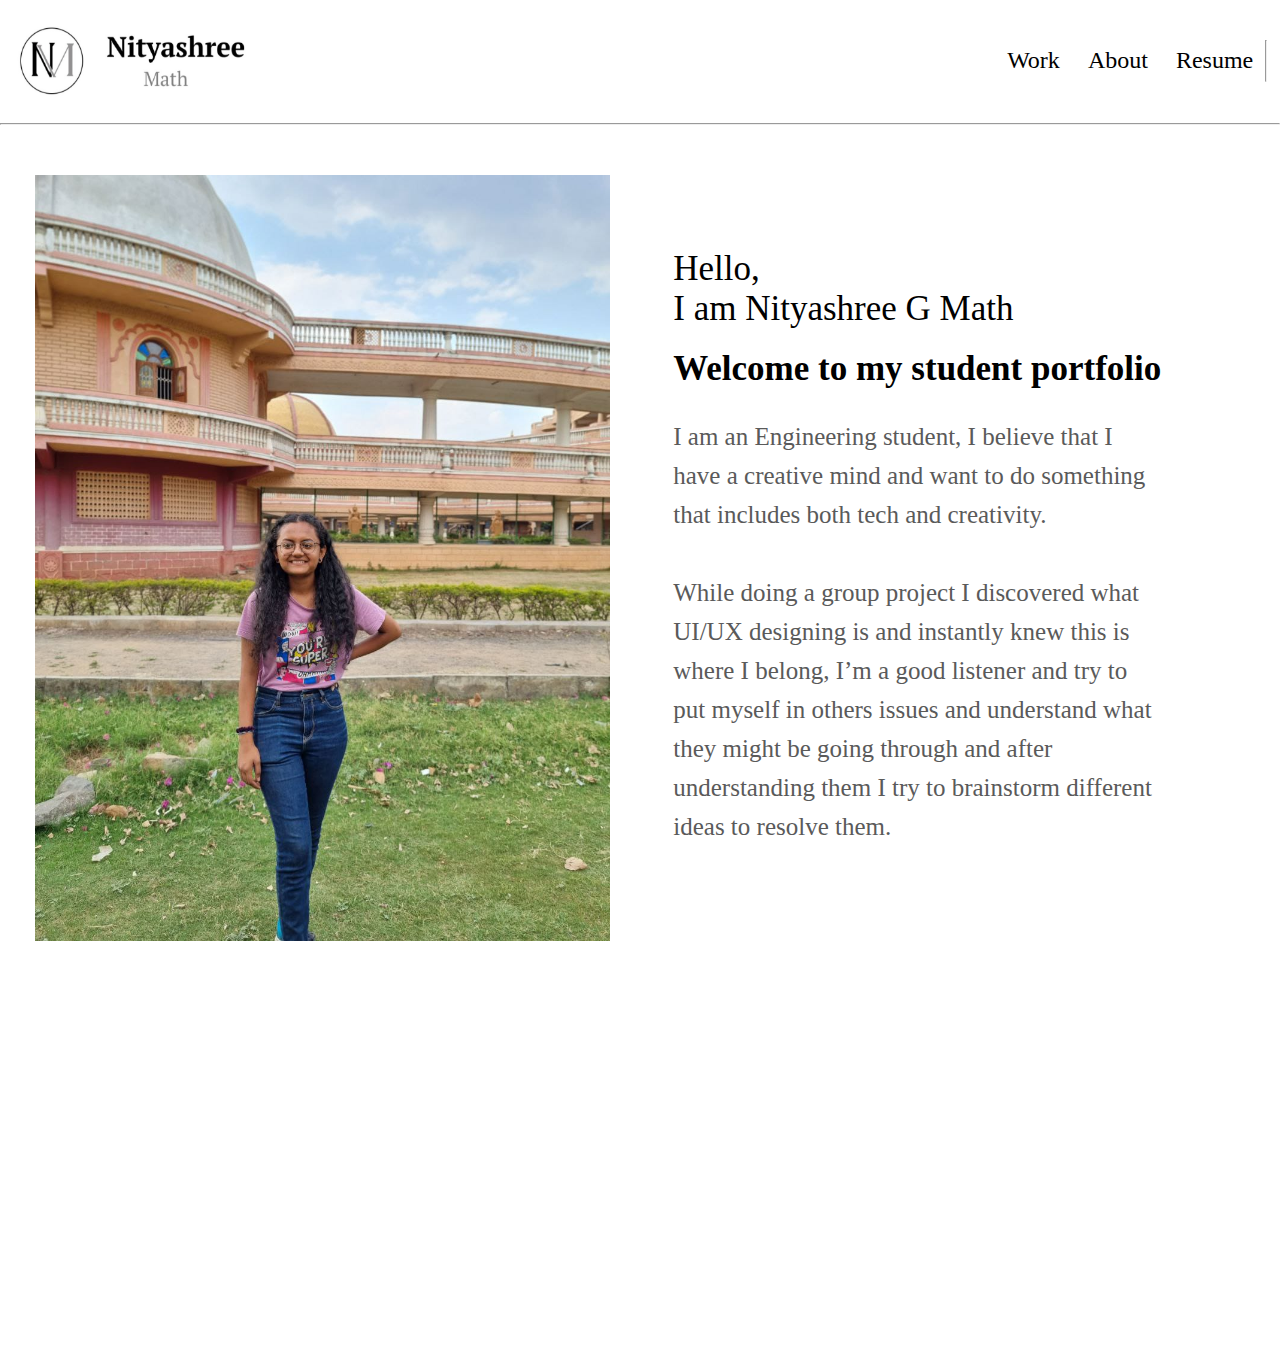
<file: about.html>
<!DOCTYPE html>
<html lang="en">
<head>
    <meta charset="UTF-8">
    <meta http-equiv="X-UA-Compatible" content="IE=edge">
    <meta name="viewport" content="width=device-width, initial-scale=1.0">
    <title>About</title>
    <link rel="stylesheet" href="about.css">
    <link rel="preconnect" href="https://fonts.googleapis.com">
</head>
<body>
    <section class="header">
        <nav>
            <a href="index.html"><img src="nm.jpeg" alt=""></a>
            <div class="nav-links" id="navLinks">
                <i class="fa fa-times" onclick="hidemenu()"></i>
                <ul>
                    <li><a href="index.html">Work</a></li>
                    <li><a href="about.html">About</a></li>
                    <li><a href="nityashreemath resume.pdf" target="_blank" >Resume</a></li>
                </ul>
            </div>
            <i class="fa fa-bars" onclick="showmenu()"></i>
            <hr style="height:40px">
        </nav>
        <hr style="height:0px">
        
        <section class="hamley">
            <div class="imagee">
                <img  src="me.jpeg" alt="Hamley Thumbnail">
                </div>
                <div class="font" >
                    <h3>Hello, <br> I am Nityashree G Math</h3>
                    <h1>Welcome to my student portfolio</h1><br>
                    <p>I am an Engineering student, I believe that I have a creative mind and want to do something that includes both tech and creativity.
<br><br>
                        While doing a group project I discovered what UI/UX designing is and instantly knew this is where I belong, I’m a good listener and try to put myself in others issues and understand what they might be going through and after understanding them I try to brainstorm different ideas to resolve them.
                         </p>
                   <br><br><br>
                </div>   
        </section>
    
</body>
</html>
</file>
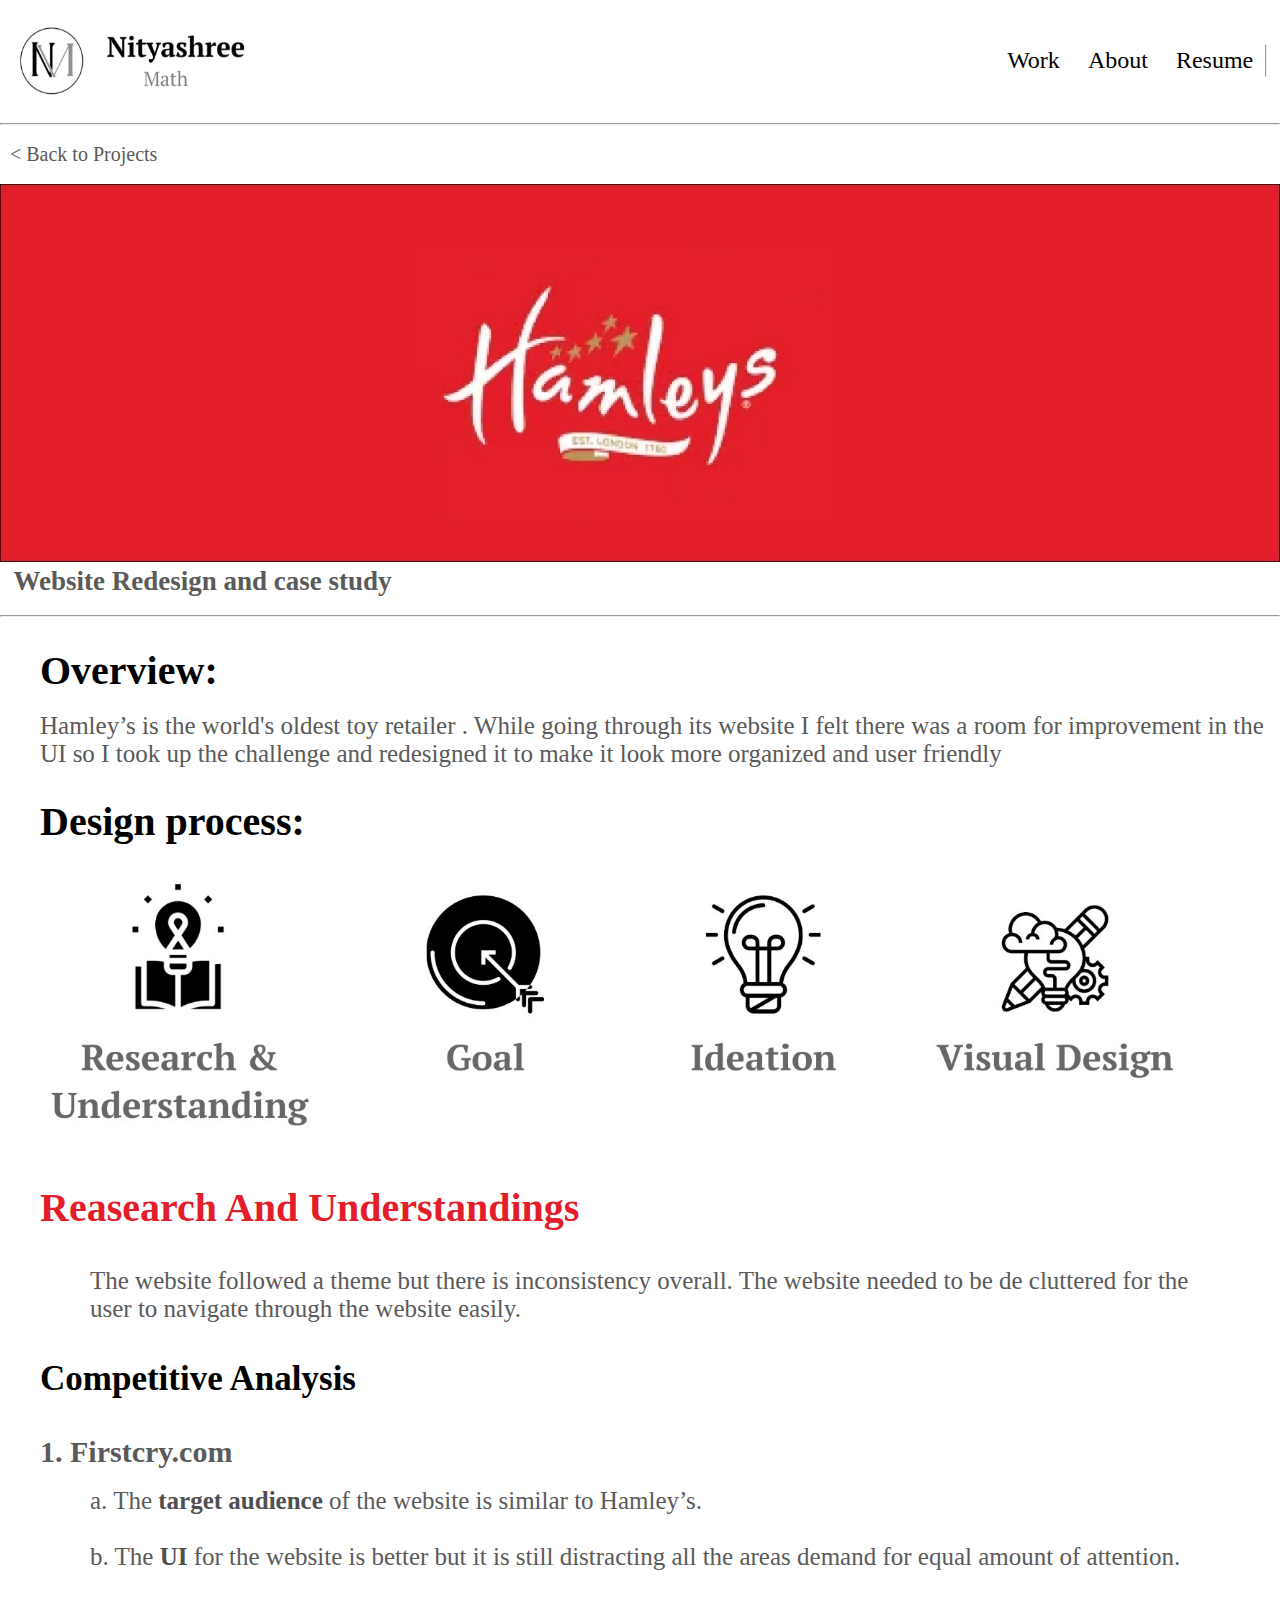
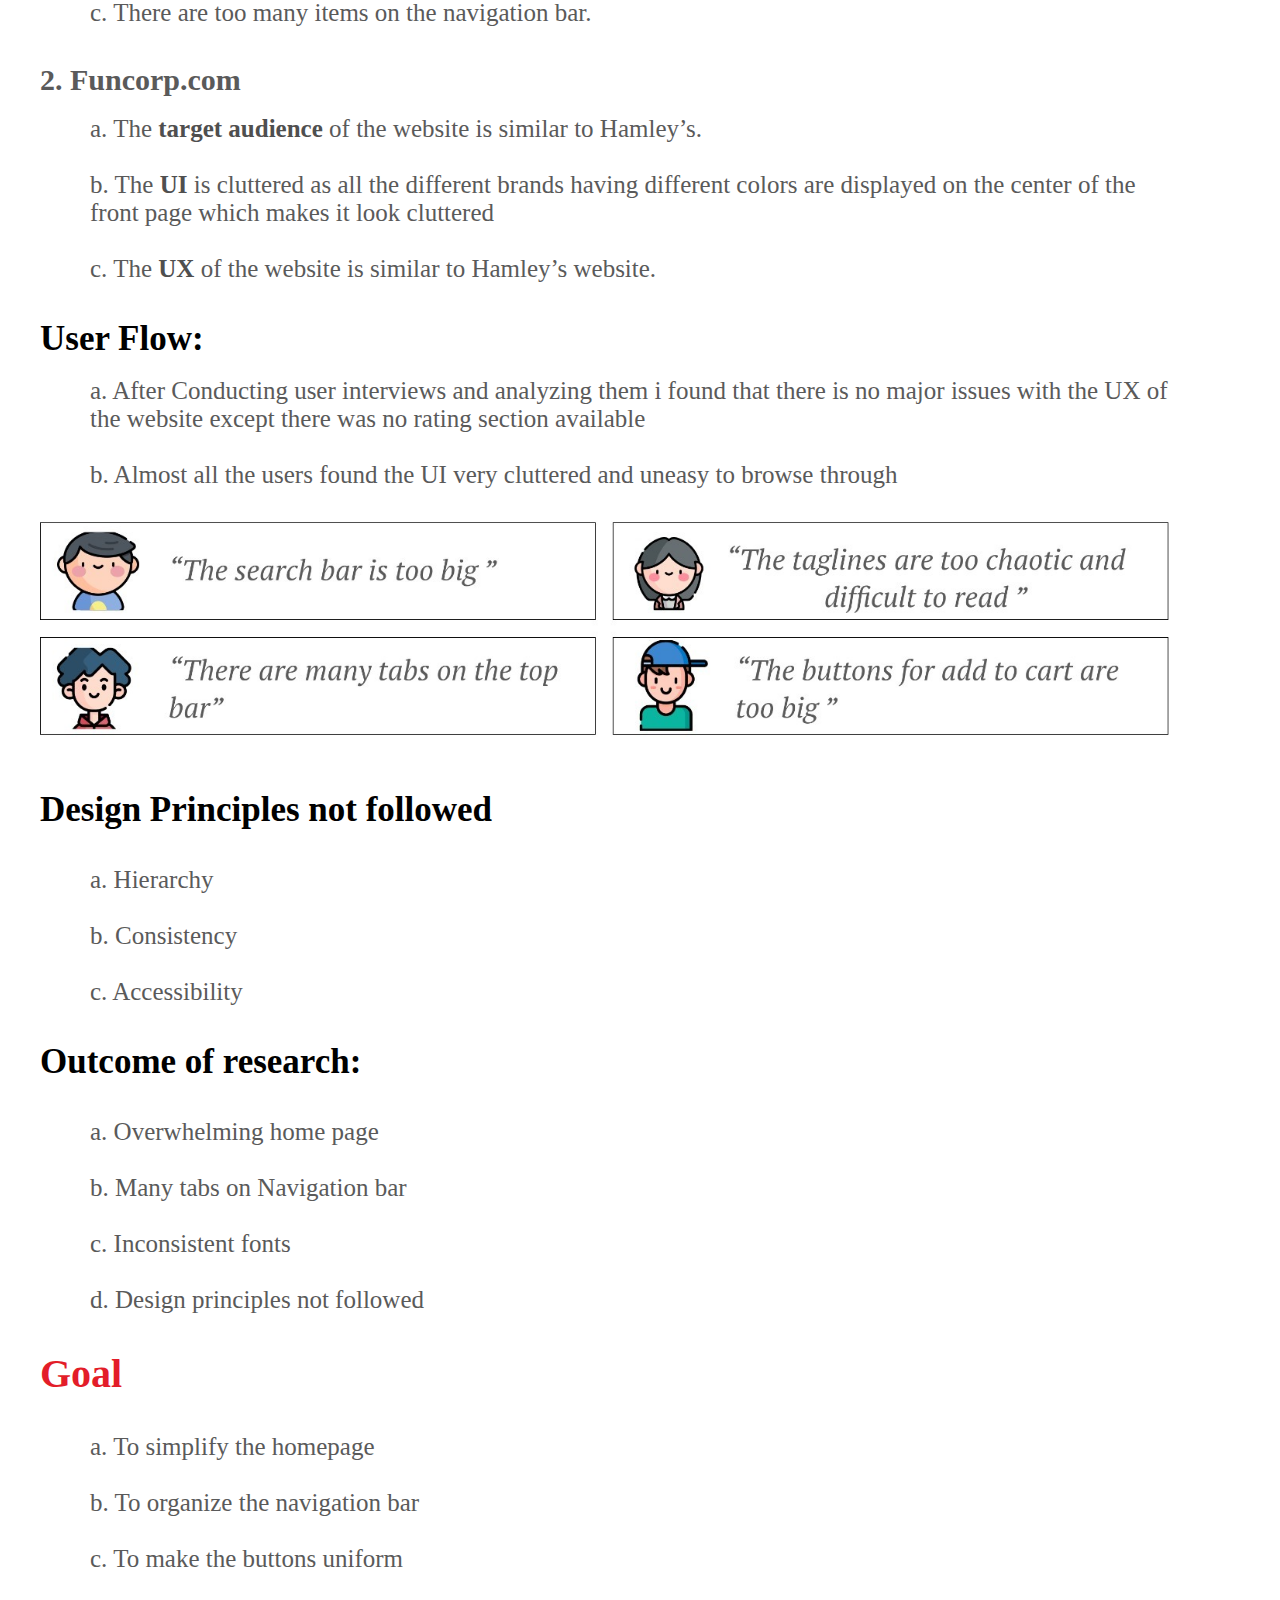
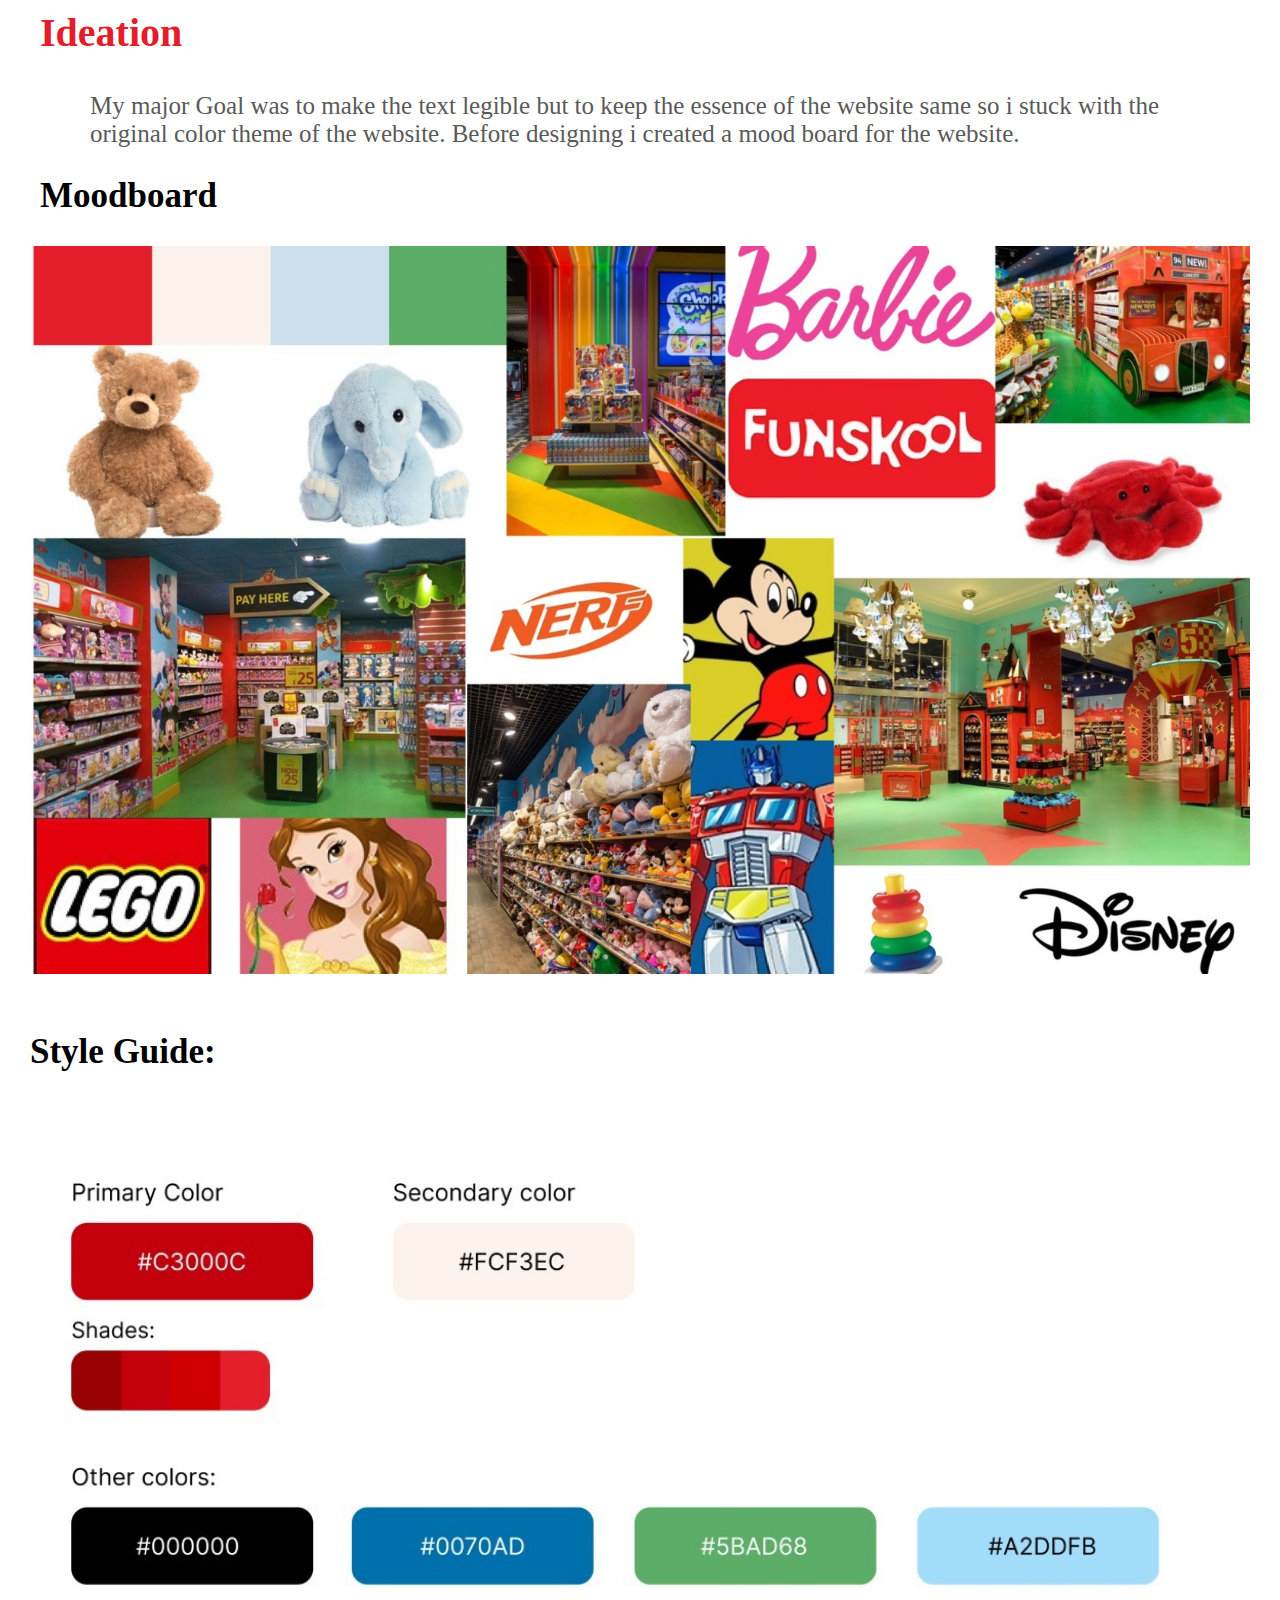
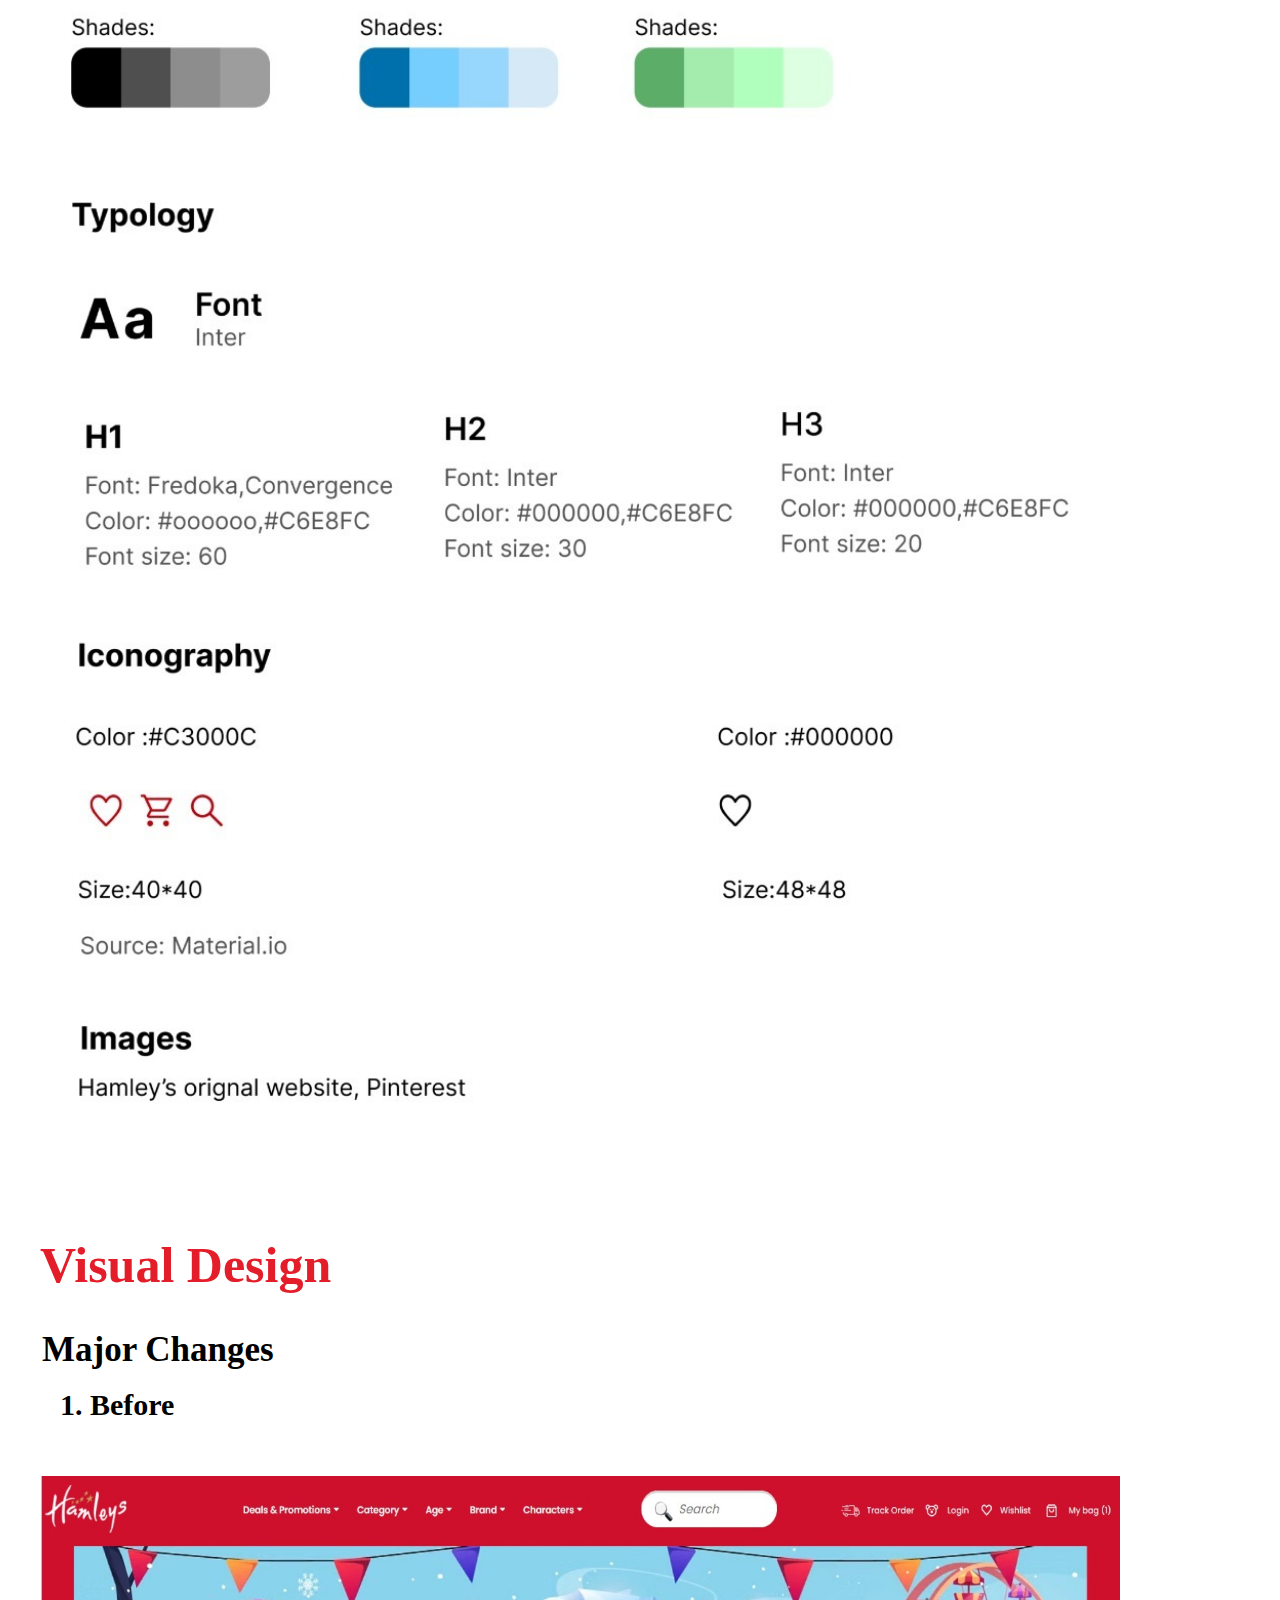
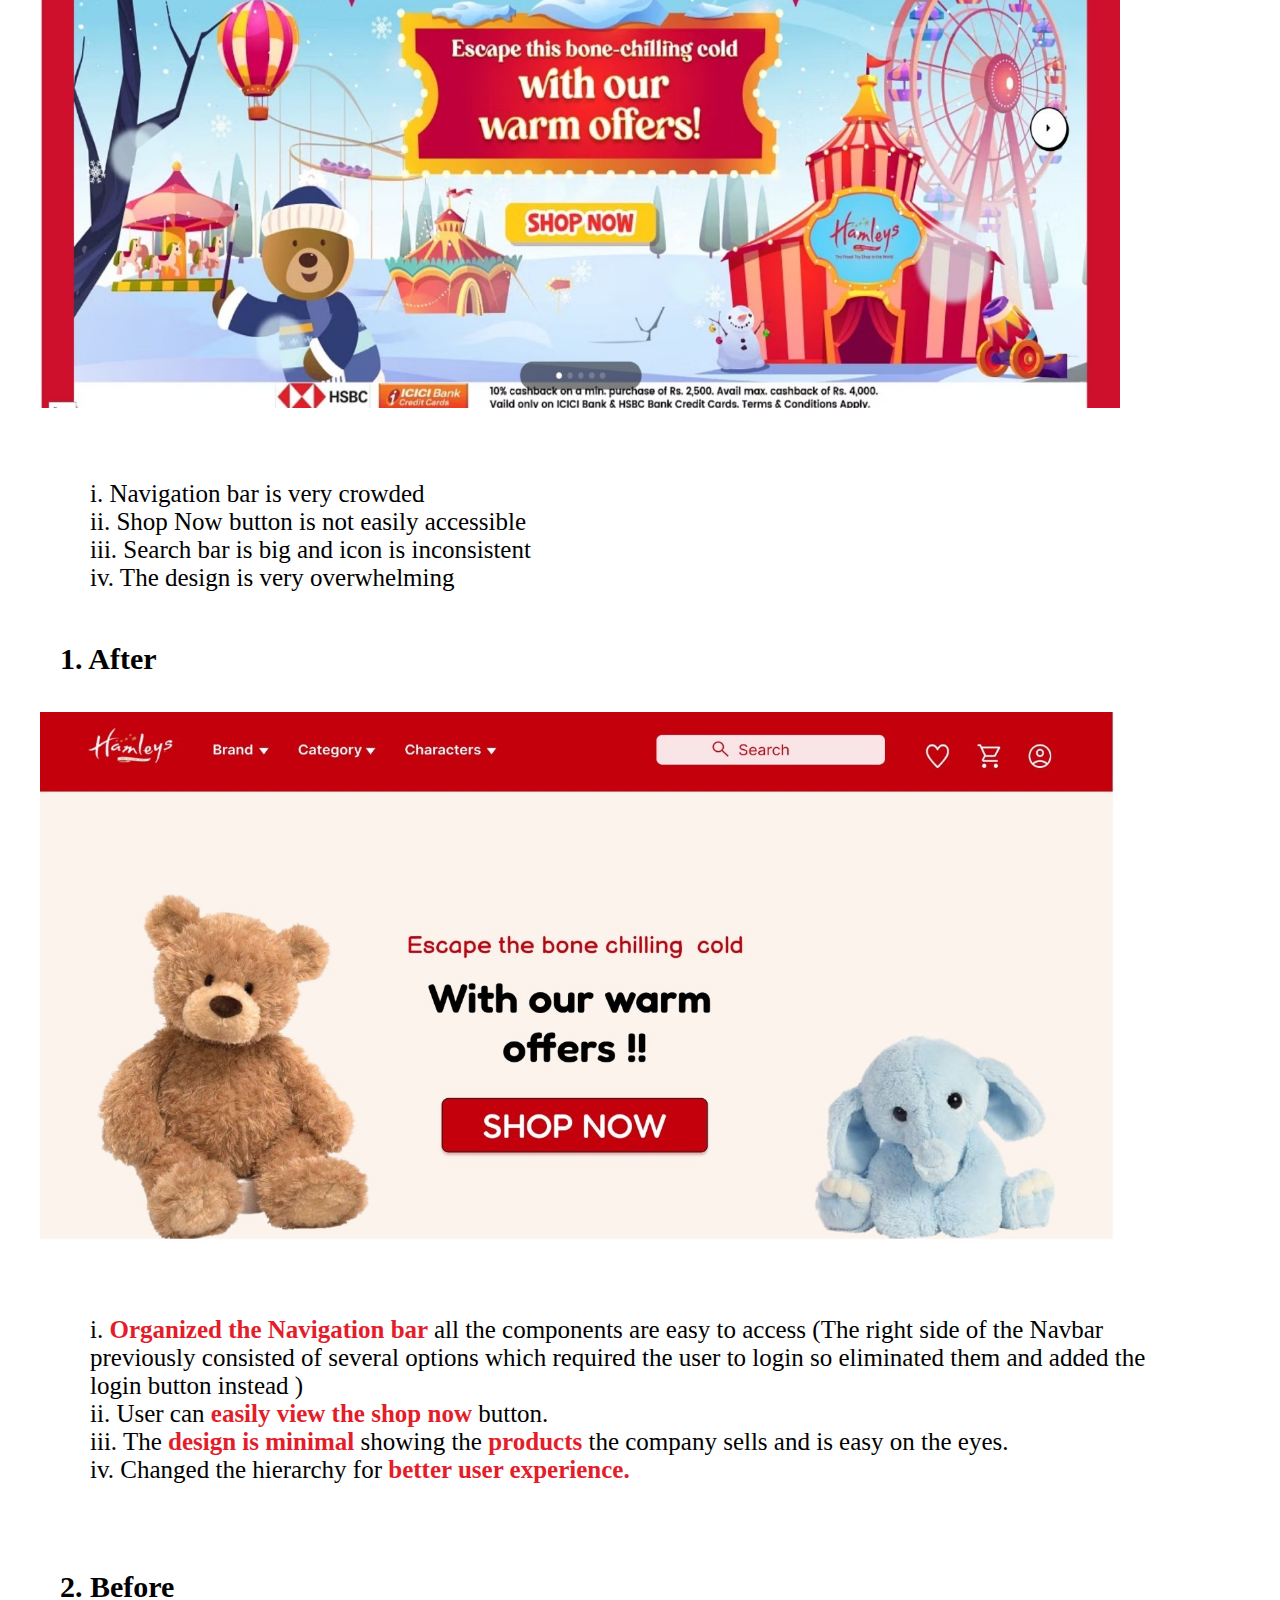
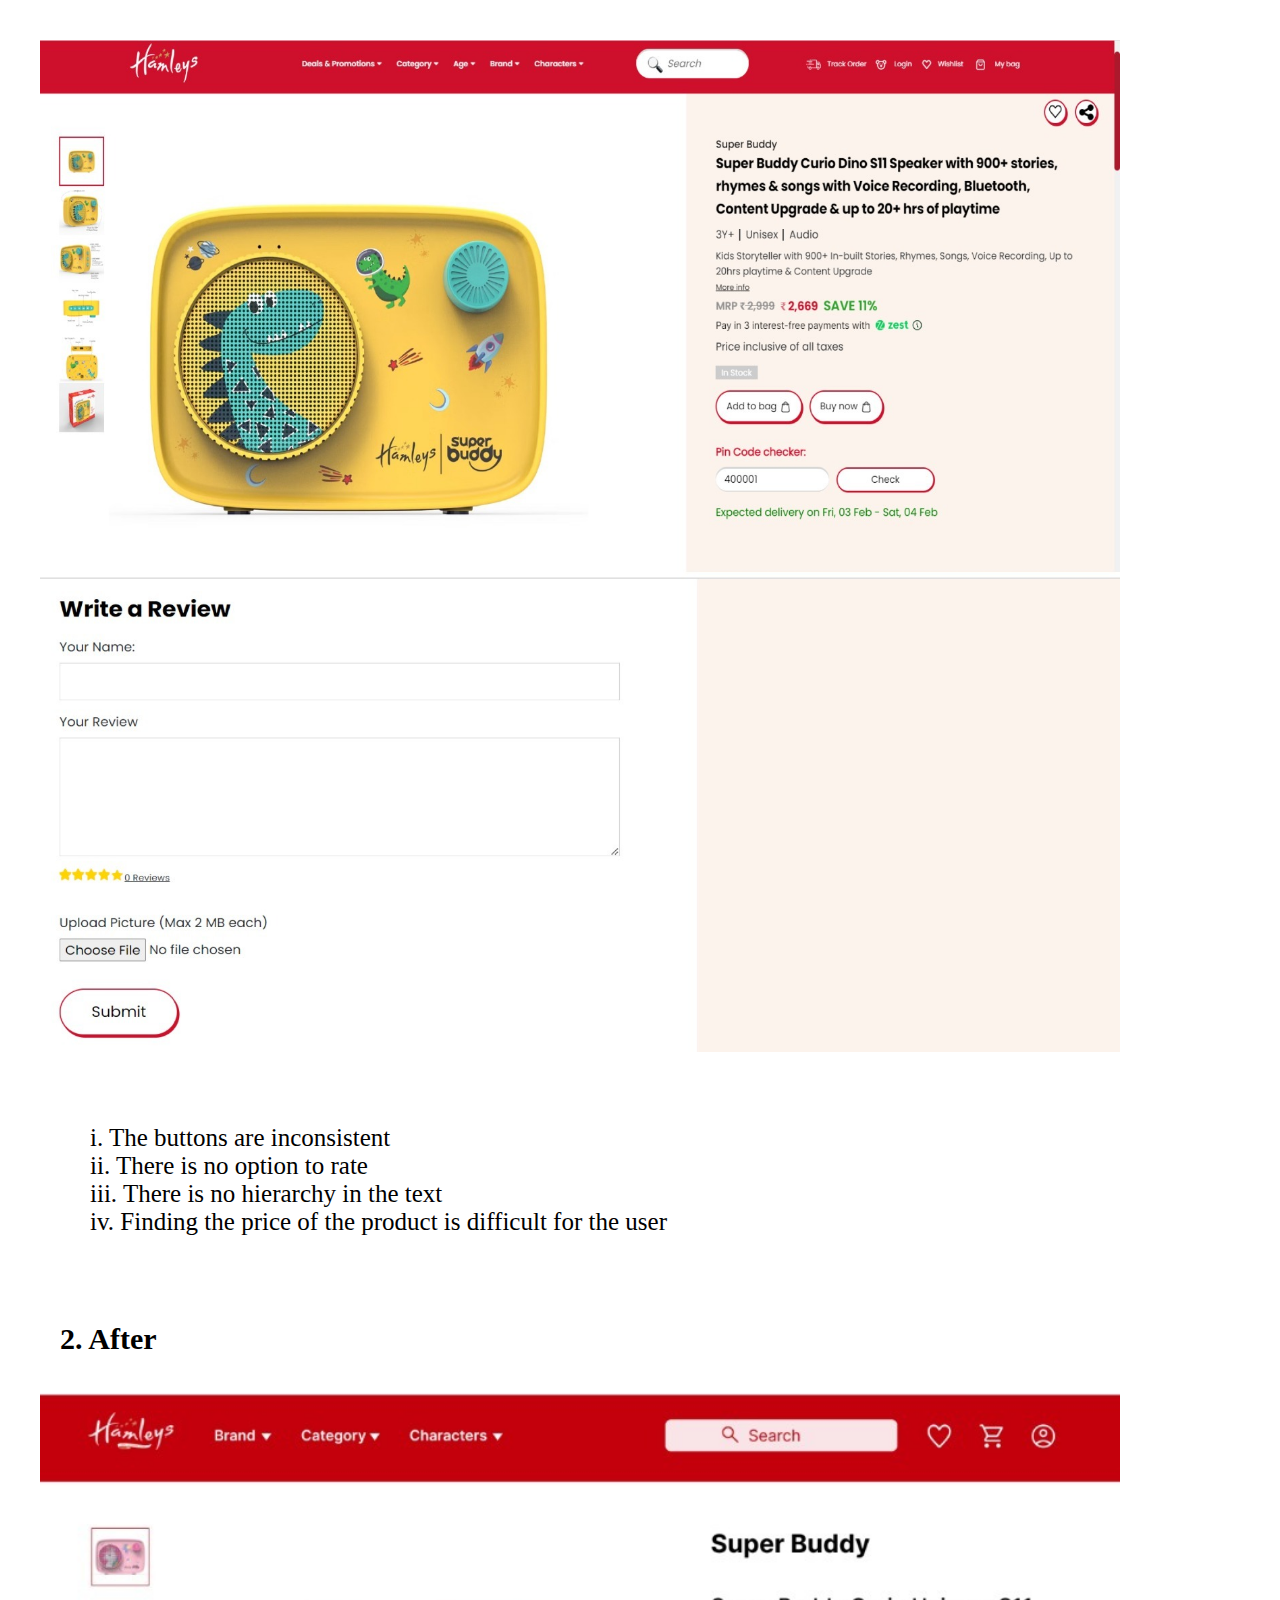
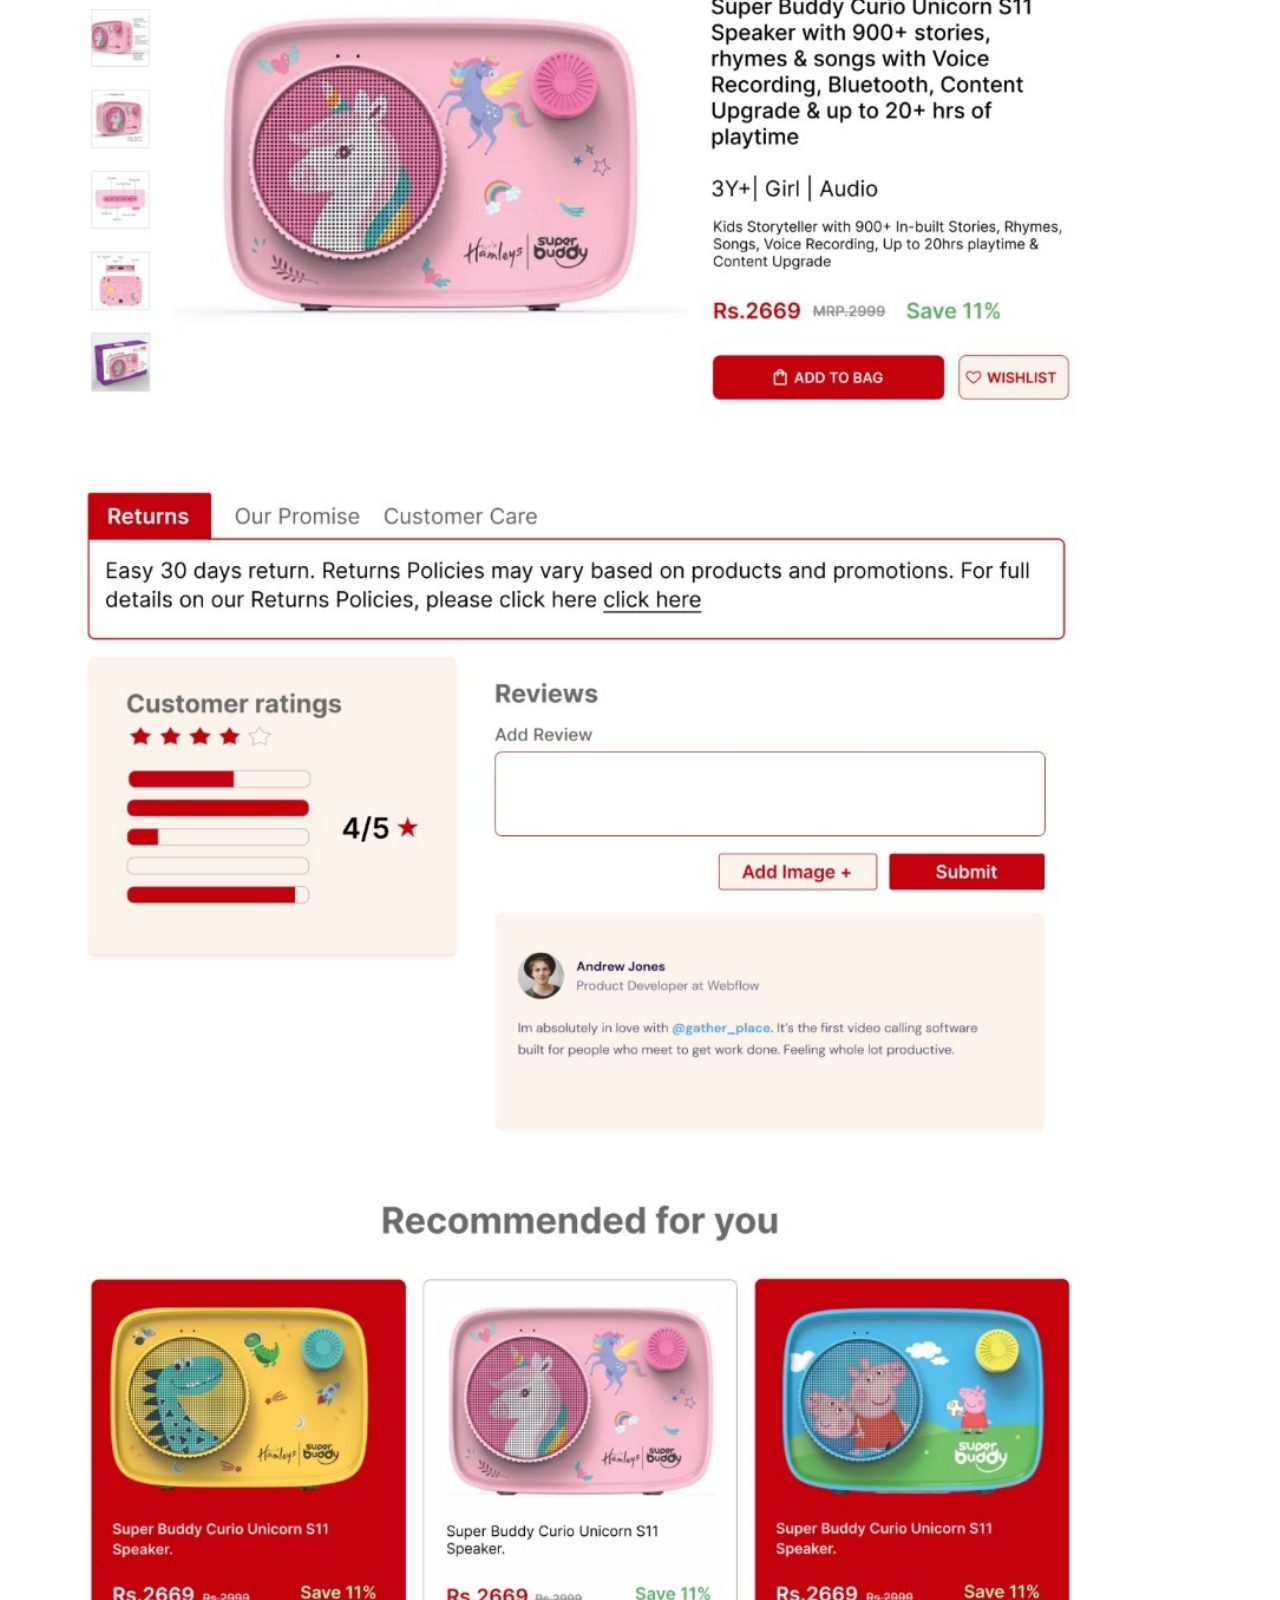
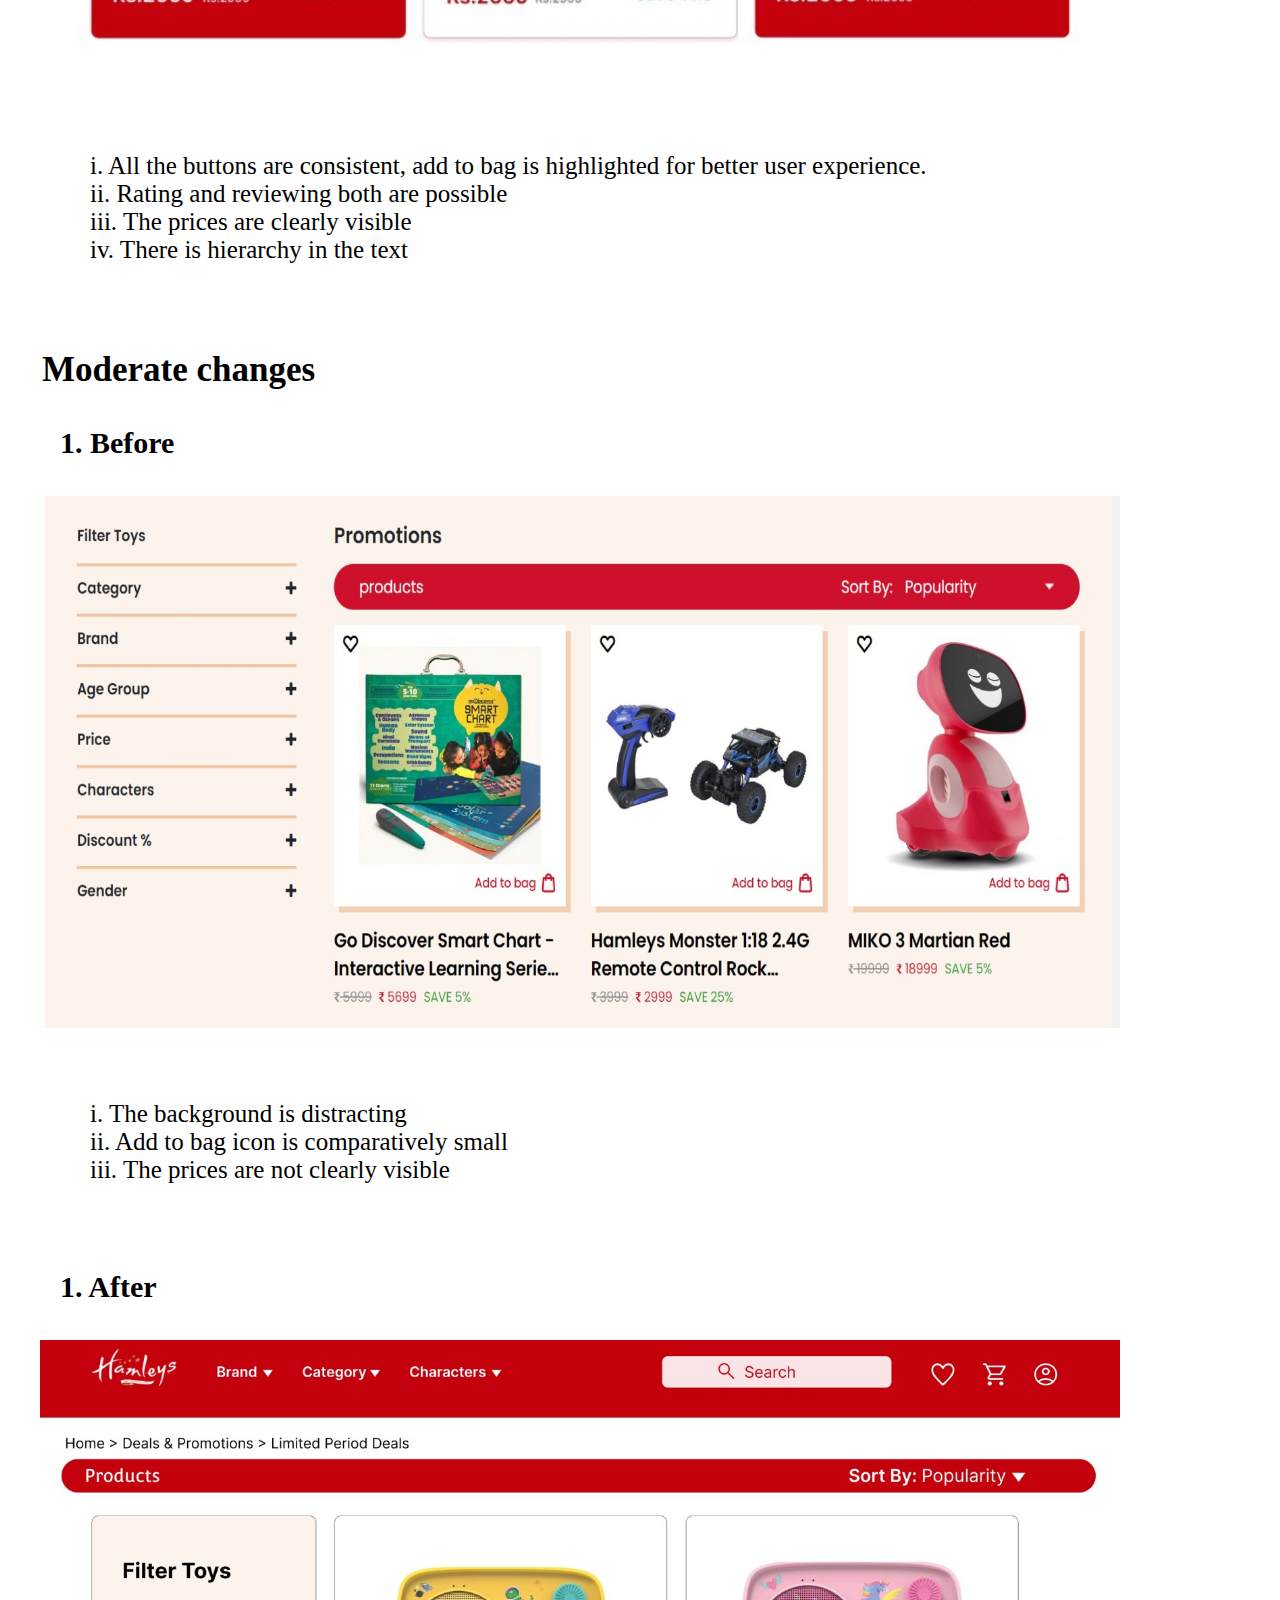
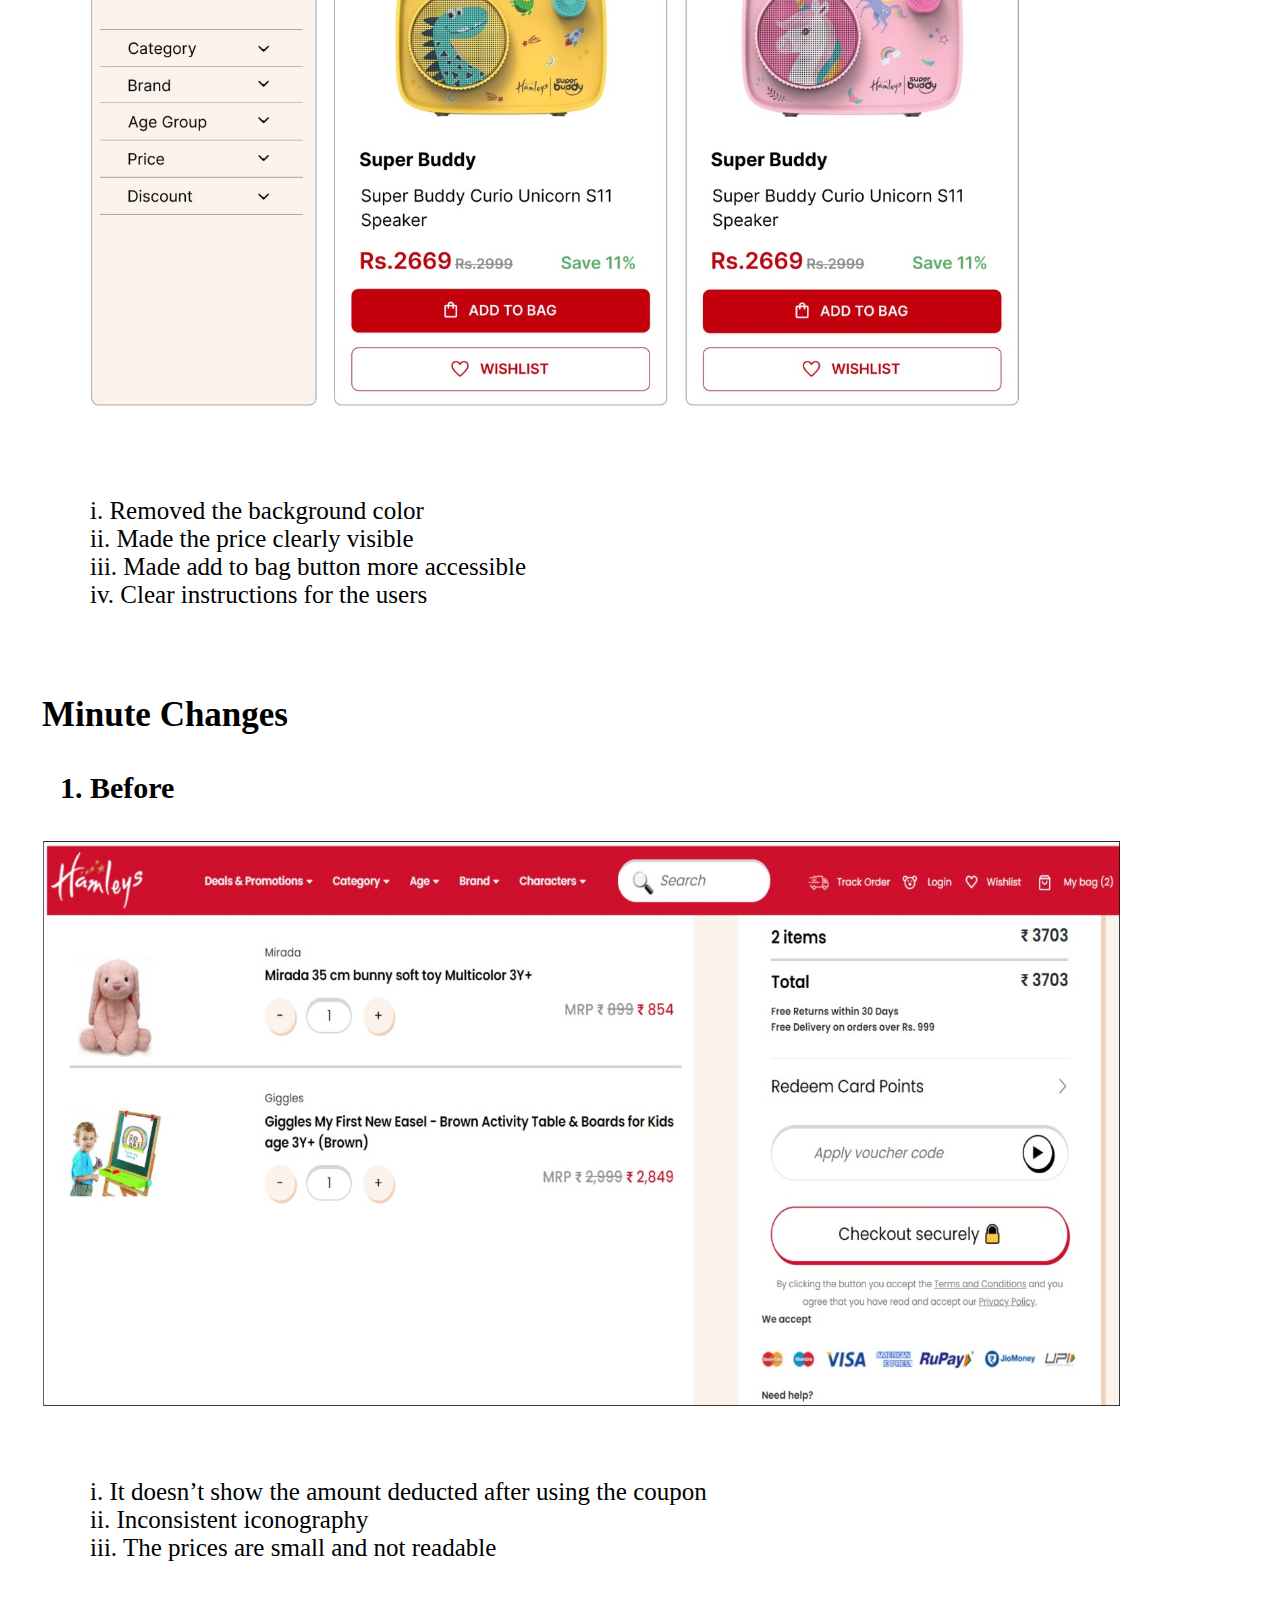
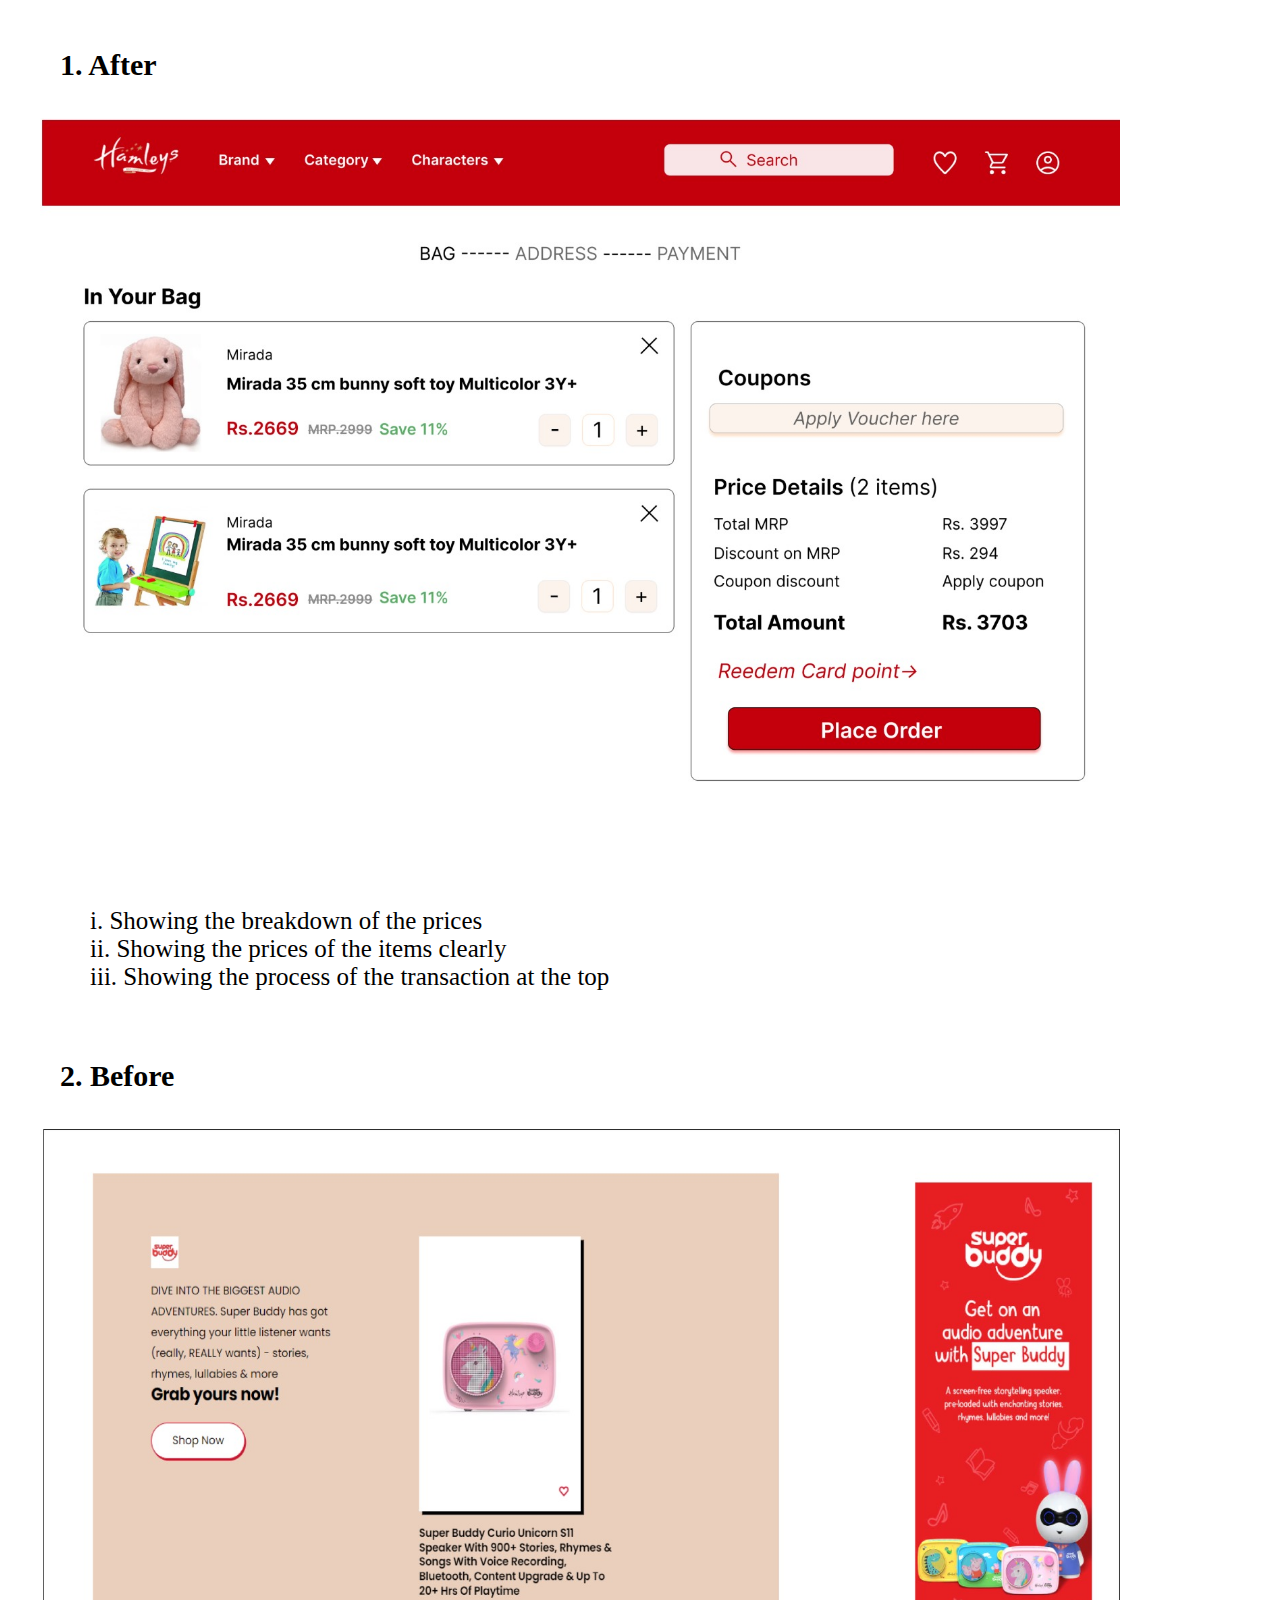
<file: hamley.html>
<!DOCTYPE html>
<html lang="en">
<head>
    <meta charset="UTF-8">
    <meta http-equiv="X-UA-Compatible" content="IE=edge">
    <meta name="viewport" content="width=device-width, initial-scale=1.0">
    <title>Hamley's</title>
    <link rel="stylesheet" href="hamley.css">
    <link rel="preconnect" href="https://fonts.googleapis.com">
<link rel="preconnect" href="https://fonts.gstatic.com" crossorigin>
</head>
<body>
    <section class="header">
        <nav>
            <a href="index.html"><img src="nm.jpeg" alt=""></a>
            <div class="nav-links" id="navLinks">
                <i class="fa fa-times" onclick="hidemenu()"></i>
                <ul>
                    <li><a href="index.html" >Work</a></li>
                    <li><a href="about.html" >About</a></li>
                    <li><a href="nityashreemath resume.pdf" target="_blank">Resume</a></li>
                </ul>
            </div>
            <i class="fa fa-bars" onclick="showmenu()"></i>
            <hr style="height:30px">
        </nav>
        <hr style="height:0px">

        <!--back to files-->

<section class="back">
    <br>
    <a href="index.html"class="backbtn">< Back to Projects</a><br><br>
    <img  src="Heroimg.jpeg" alt="Hamley_hero_img"> <br>
    
    <h>&nbsp  <b>Website Redesign and case study</b><br>
    </h><br>
    <hr style="height: 0px">
    <section class="od">
        <h1><b>Overview:</b></h1> <br>
        <p>Hamley’s is the world's oldest toy retailer . While going through its website I felt there was a room for improvement in the UI so I took up the challenge and redesigned it to make it look more organized and user friendly </p>
        <h1><b>Design process:</b></h1><br>
        <img  src="2efe1fc7-9f96-455e-a830-a0faa72fe4a7.jpeg" alt="process">
     </section>
     <section class="user">
        <br><br>
        <h1><b>Reasearch And Understandings</b></h1> <br><br>
        <p>The website followed a theme but there is inconsistency overall. The website needed to be de cluttered for the user to navigate through the website easily.</p><br><br>
        <h2>Competitive Analysis</h2><br><br>
        <h3>1. Firstcry.com</h3><br>
        <p>a. The <b>target audience</b> of the website is similar to Hamley’s. <br><br>
         b. The <b>UI</b> for the website is better but it is still distracting all the areas demand for equal amount of attention. <br><br>
         c. There are too many items on the navigation bar. </p><br><br>
         <h3>2. Funcorp.com</h3><br>
         <p>a. The <b>target audience</b> of the website is similar to Hamley’s. <br><br>
            b. The <b>UI</b> is cluttered as all the different brands having different colors are displayed on the center of the front page which makes it look cluttered <br><br>
            c. The <b>UX</b> of the website is similar to Hamley’s website. </p><br><br>
        <h2>User Flow:</h2><br>
        <p>a. After Conducting user interviews and analyzing them i found that there is no major issues with the UX of the website except there was no rating section available  <br><br>
            b. Almost all the users found the UI very cluttered and uneasy to browse through </p>
        <img src="hamleypeps.jpeg" alt="reviews"><br><br>
        <h2>Design Principles not followed</h2><br><br>
        <p>a. Hierarchy <br><br>
            b. Consistency <br><br>
            c. Accessibility</p><br><br>
        <h2>Outcome of research:</h2><br><br>
        <p>a. Overwhelming home page <br><br>
            b. Many tabs on Navigation bar <br><br>
            c. Inconsistent fonts <br><br>
            d. Design principles not followed</p><br><br>
        <h1>Goal</h1><br><br>
        <p>a. To simplify the homepage <br><br>
           b. To organize the navigation bar <br><br>
           c. To make the buttons uniform </p><br><br>
        <h1>Ideation</h1><br><br>
        <p>My major Goal was to make the text legible but to keep the essence of the website same so i stuck with the original color theme of the website. 
            Before designing i created a mood board for the website.</p1><br><br>
        <h2>Moodboard</h2>
      </section>
      <section class="mb">
        <img src="Moodboard.jpeg" alt="Moodboard"><br><br><br><br>
        <h1>Style Guide:</h1><br><br><br><br>
        <img src="sgham.jpg" alt="Style guide"><br><br>
      </section>
      <section class="ba">
        <h1>Visual Design</h1><br><br>
        <h2>Major Changes</h2><br>
        <h3>1. Before</h3><br><br><br>
        <img src="Lporg.jpg" alt="Before"><br><br>
        <p>i. Navigation bar is very crowded <br>
           ii.  Shop Now button is not easily accessible <br>
           iii.  Search bar is big and icon is inconsistent <br>
           iv.  The design is very overwhelming</p>
        <h3>1. After</h3><br><br>
        <img src="mylporg.jpg" alt="after"><br><br>
        <p>i. <b>Organized the Navigation bar </b>all the components are easy to access (The right side of the Navbar previously consisted of several options which required the user to login so eliminated them and added the login button instead ) <br>
           ii.  User can <b>easily view the shop now </b>button. <br>
            iii. The <b>design is minimal</b> showing the <b>products </b>the company sells and is easy on the eyes. <br>
            iv. Changed the hierarchy for <b>better user experience.</b>   
            </p><br><br>
        <h3>2. Before</h3><br><br>
        <img src="pv.jpg" alt="original product view"><br><br>
        <p>i. The buttons are inconsistent <br>
            ii. There is no option to rate <br>
            iii. There is no hierarchy in the text <br>
            iv. Finding the price of the product is difficult for the user</p><br><br>
        <h3>2. After </h3><br><br>
        <img src="pva.jpg" alt="redesigned"><br><br>
        <p>i. All the buttons are consistent, add to bag is highlighted for better user experience. <br> 
           ii. Rating and reviewing both are possible <br>
           iii. The prices are clearly visible <br>
           iv.  There is hierarchy in the text</p><br><br>
        <h2>Moderate changes</h2><br><br>
        <h3>1. Before</h3><br><br>
        <img src="md1.jpeg" alt=""><br><br>
        <p>i. The background is distracting <br>
            ii. Add to bag icon is comparatively small <br>
            iii. The prices are not clearly visible</p><br><br>
        <h3>1. After</h3><br><br>
        <img src="md1a.jpeg" alt=""><br><br>
        <p>i. Removed the background color <br>
           ii.  Made the price clearly visible <br>
            iii. Made add to bag button more accessible <br>
            iv. Clear instructions for the users</p><br><br>
        <h2>Minute Changes</h2><br><br>
        <h3>1. Before</h3><br><br>
        <img src="m2.jpeg" alt=""><br><br>
        <p>i. It doesn’t show the amount deducted after using the coupon <br>
            ii. Inconsistent iconography <br>
            iii. The prices are small and not readable</p><br><br>
        <h3>1. After</h3><br><br>
        <img src="m2a.jpeg" alt="">
        <p>i. Showing the breakdown of the prices <br>
            ii. Showing the prices of the items clearly <br>
            iii. Showing the process of the transaction at the top</p><br>
        <h3>2. Before</h3><br><br>
        <img src="minb.jpeg" alt=""><br><br>
        <p>i. No hierarchy <br>
            ii. Inconsistent color</p><br><br>
        <h3>2. After</h3><br><br>
        <img src="mina.jpeg" alt=""><br><br>
        <p>i. Improved  hierarchy <br>
            ii. Consistent color</p><br><br>
        
        <a href="https://www.figma.com/file/Wi1AGuQWCQqTnD4eLOQ1pH/Untitled?node-id=0%3A1&t=IUNdndweDtOJIajx-1" target="_blank" class="ref">Link for the figma Prototype</a> <br><br>
        <br><br><h2> &nbsp &nbsp Conclusion:</h2>
        <p>During the project i went through many resources, gained knowledge about a lot of things. This was a very insightful journey on how can simple things affect the whole look of website and increase its usability. I enjoyed the process and there is a lot more to learn and improve :)</p>
        <h3>Here are some attempts before finalizing the design(if you are interested :)</h3>  
        <img src="attempts.jpeg" alt="Attempts">
        <h2>Other projects</h2><br><br>
        <a href="mentcare.html" class="ot">Medicare</a> <br><br>
        <a href="Sandwish.html" class="ot">SandwiSh</a>

    </section>
      

    
</body>
</html>
</file>
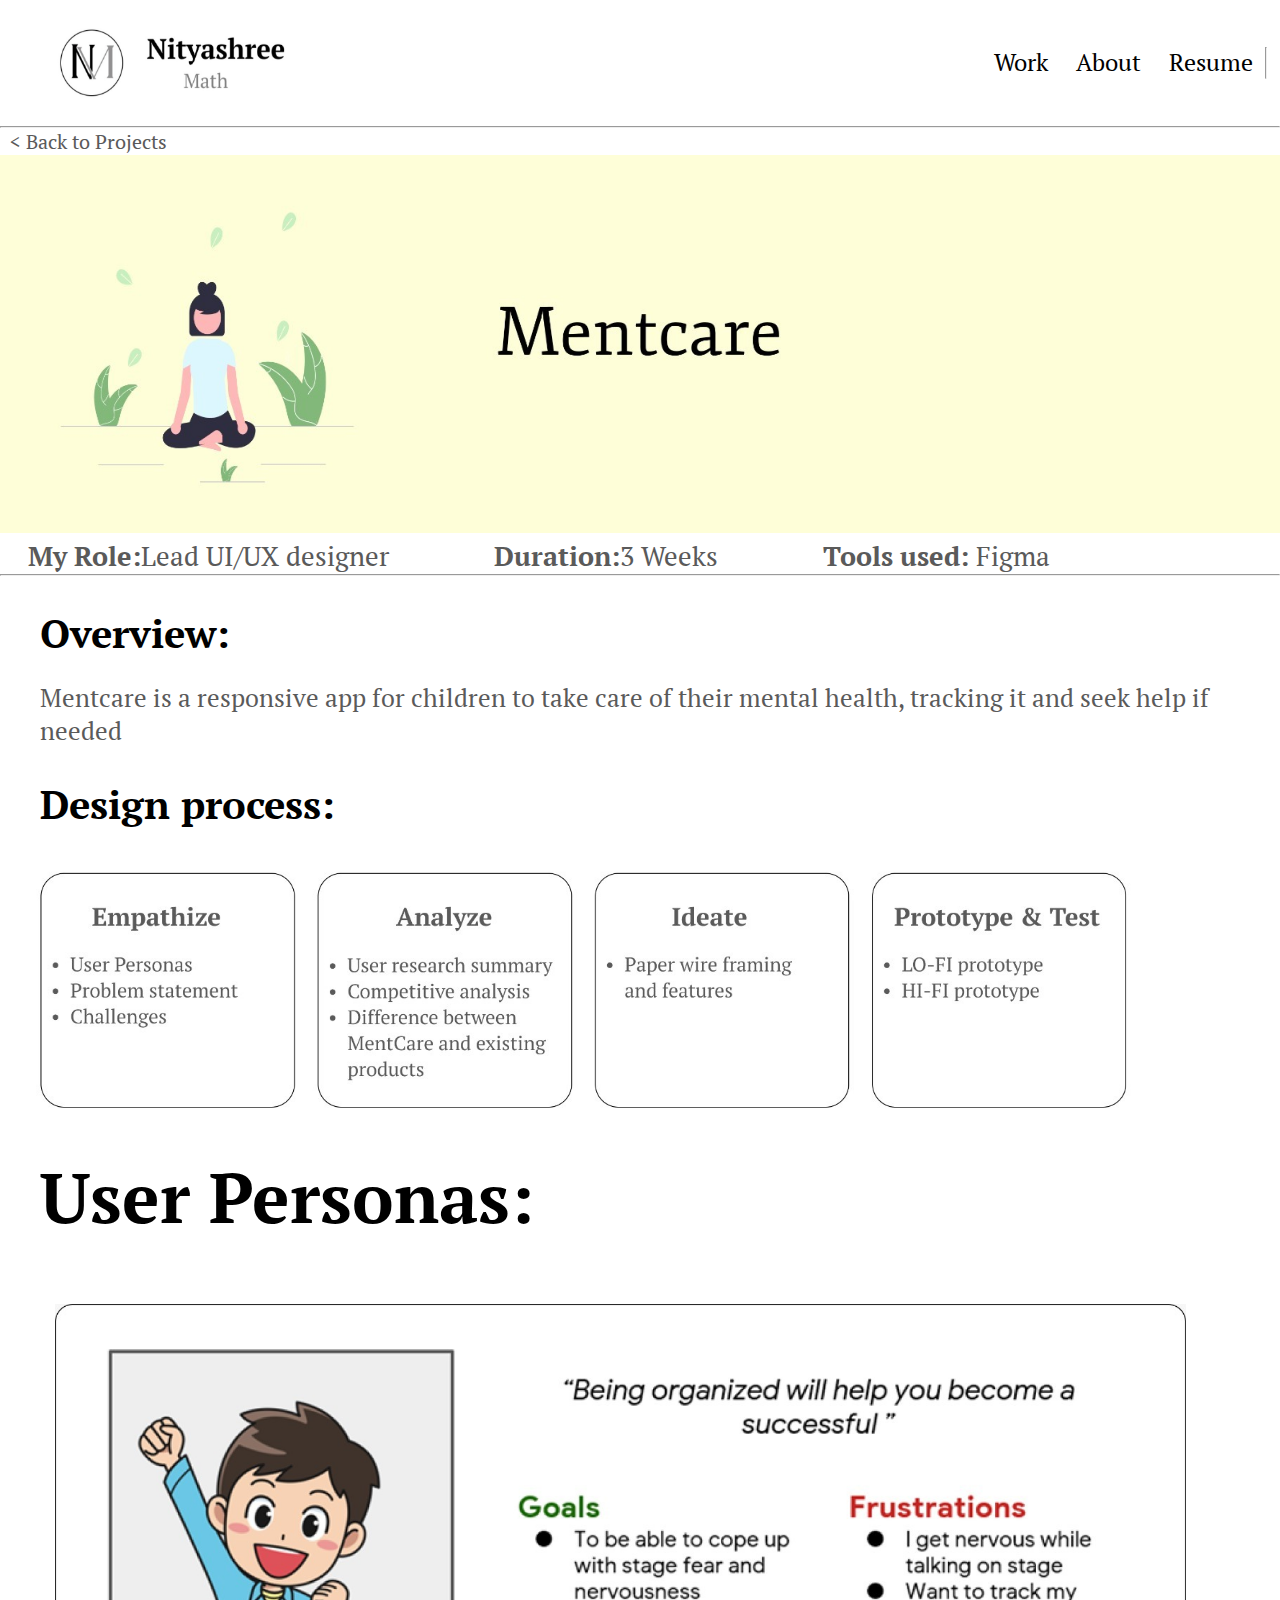
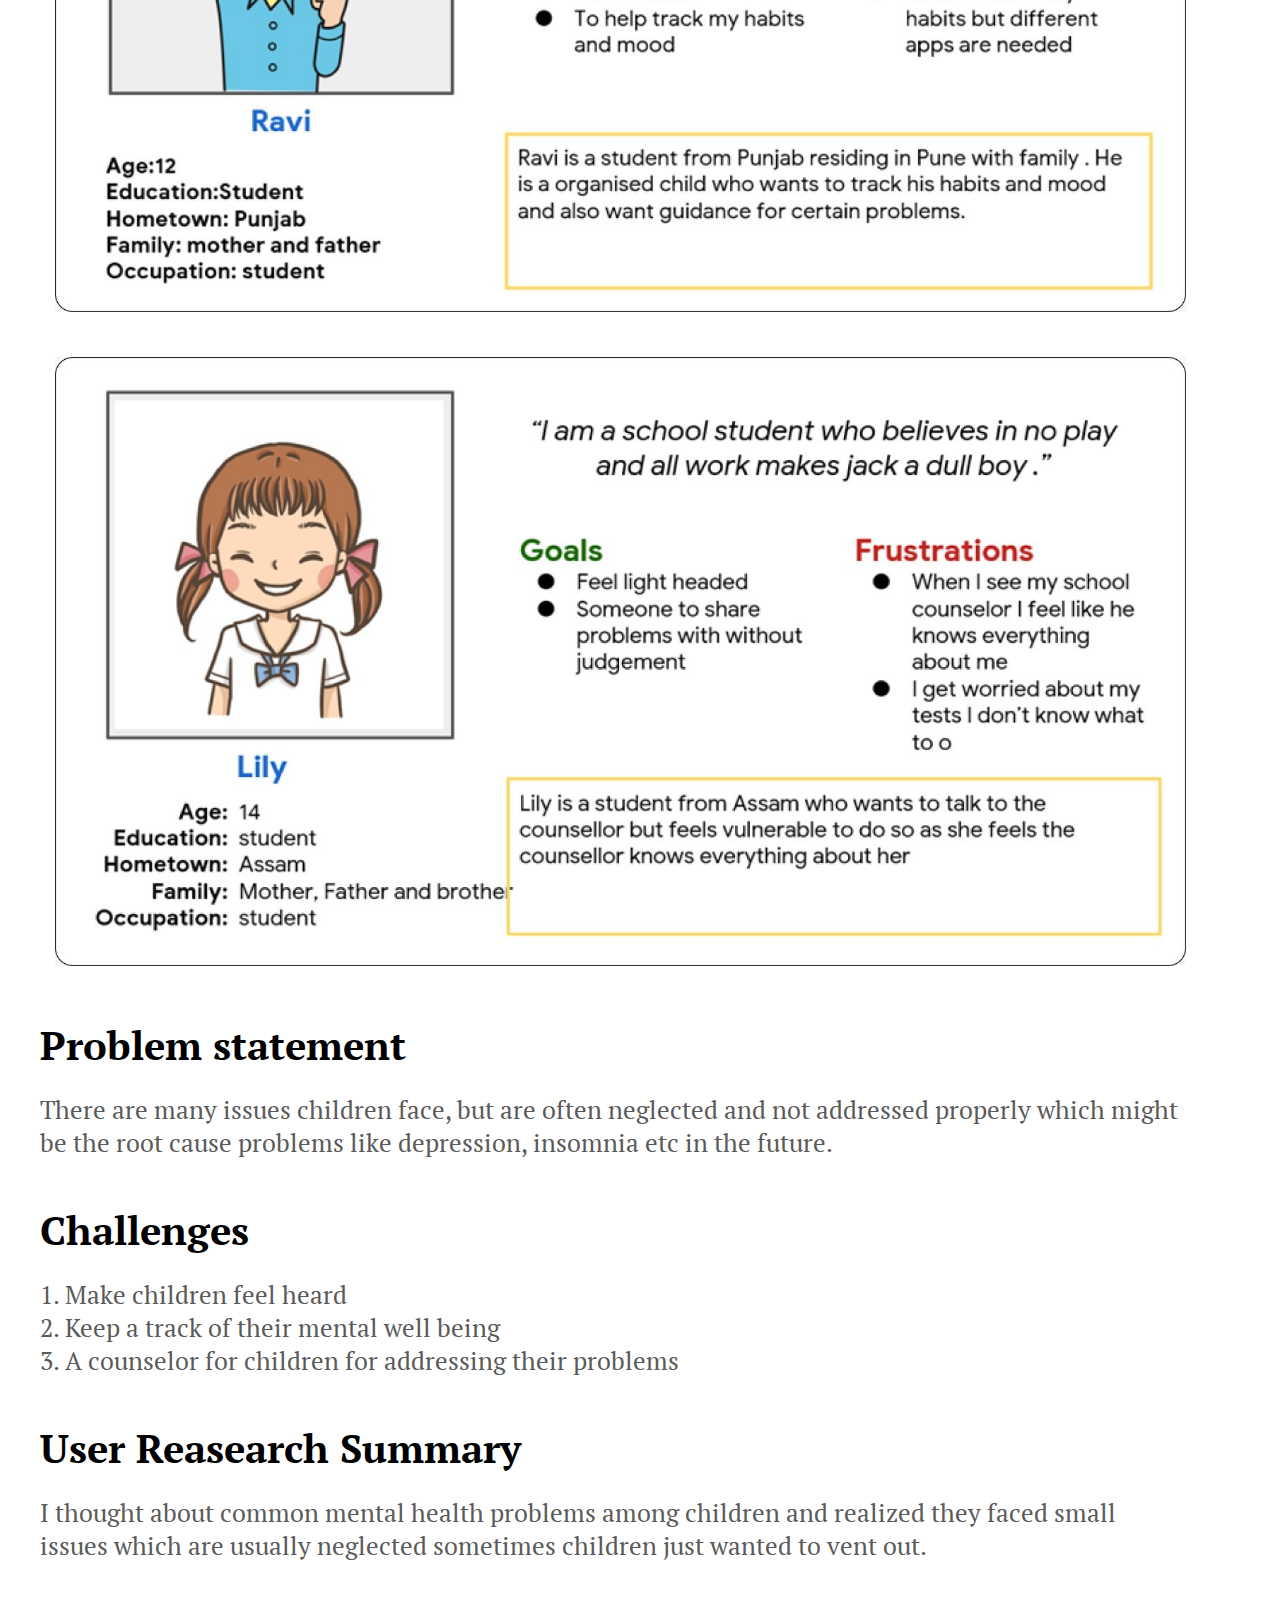
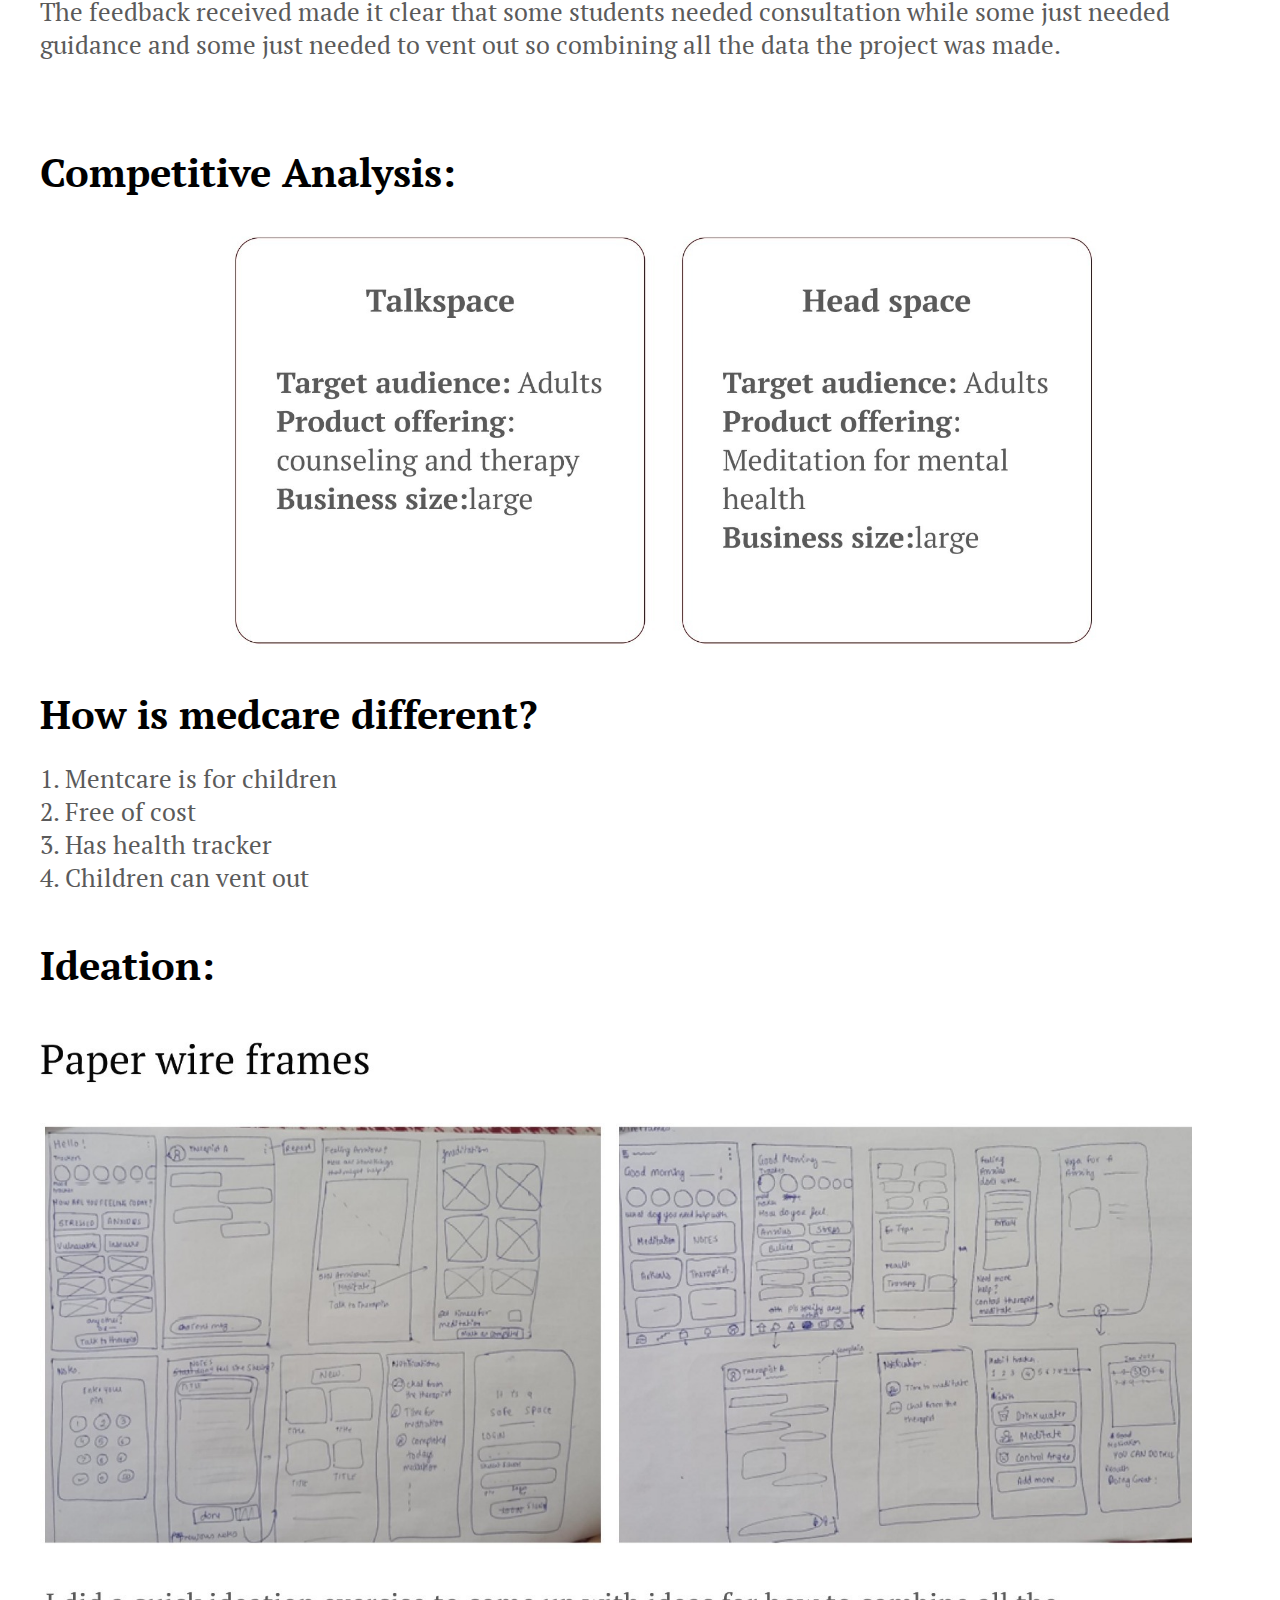
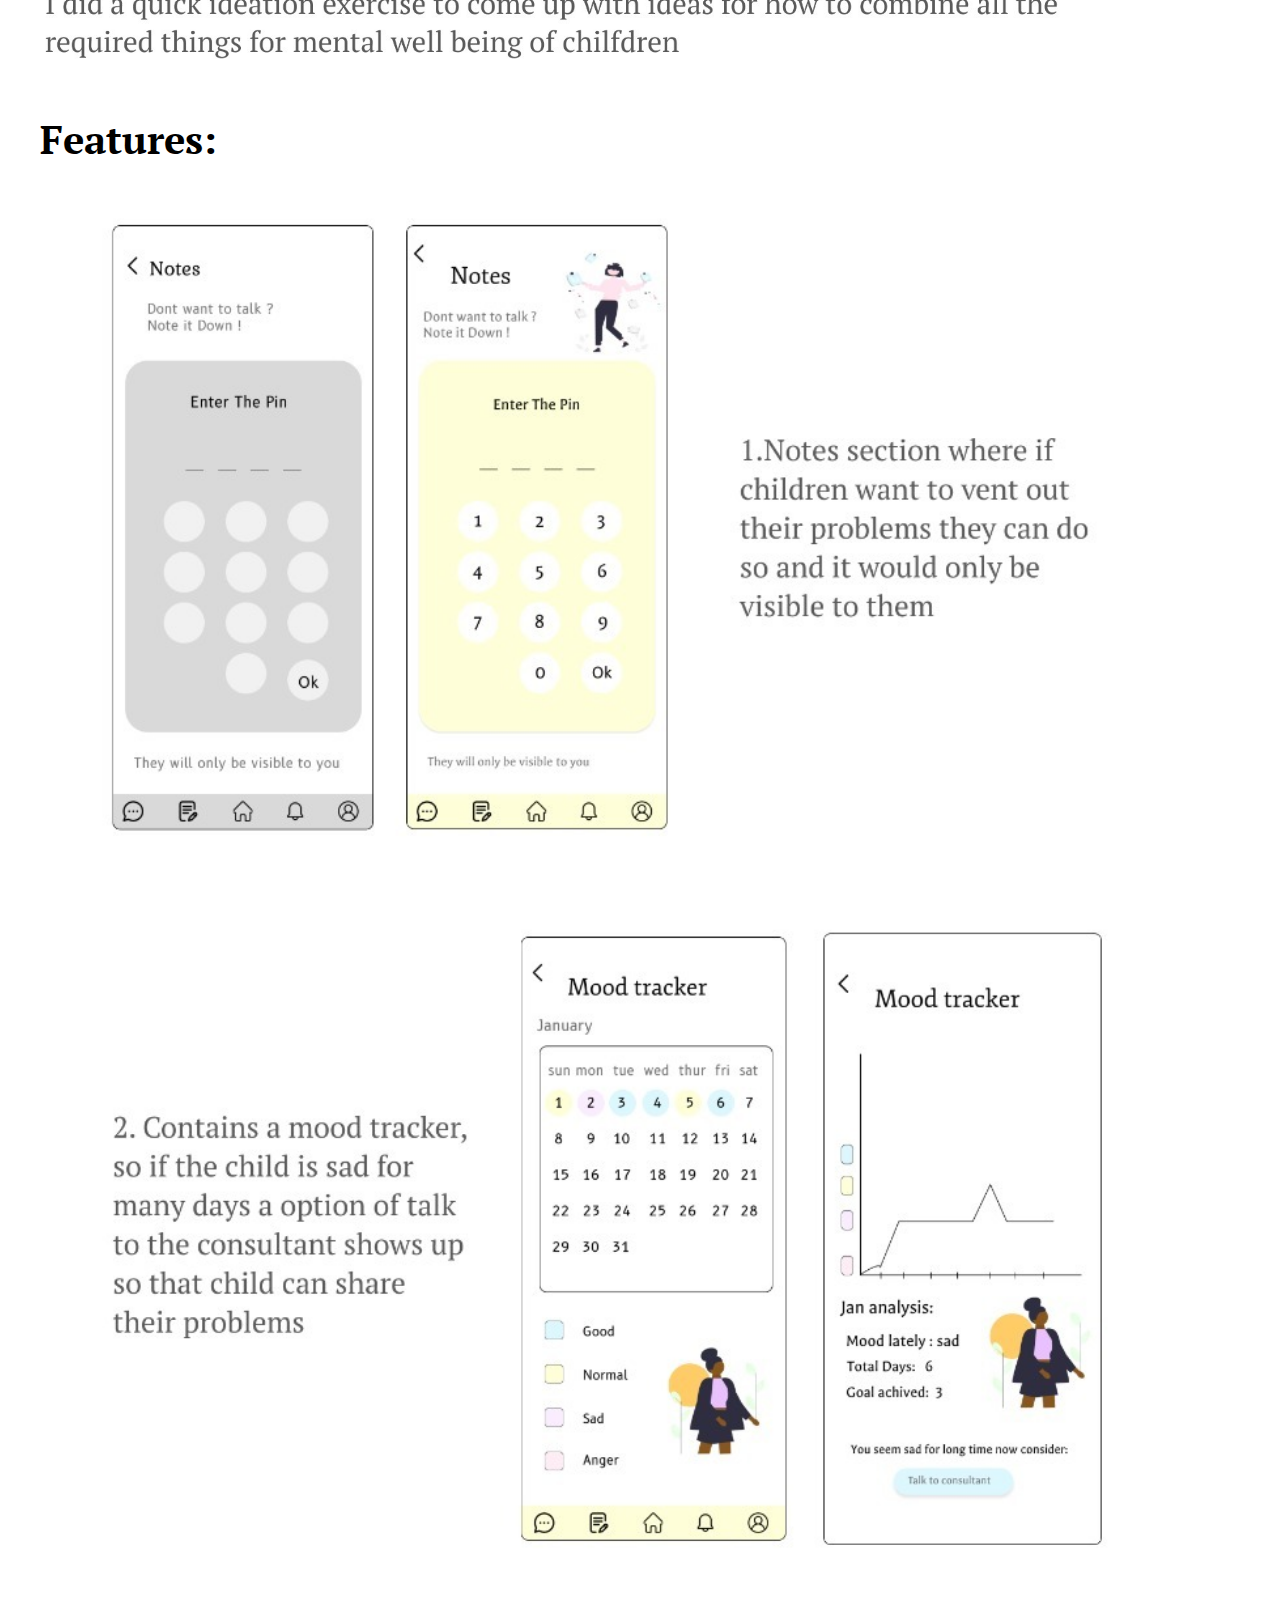
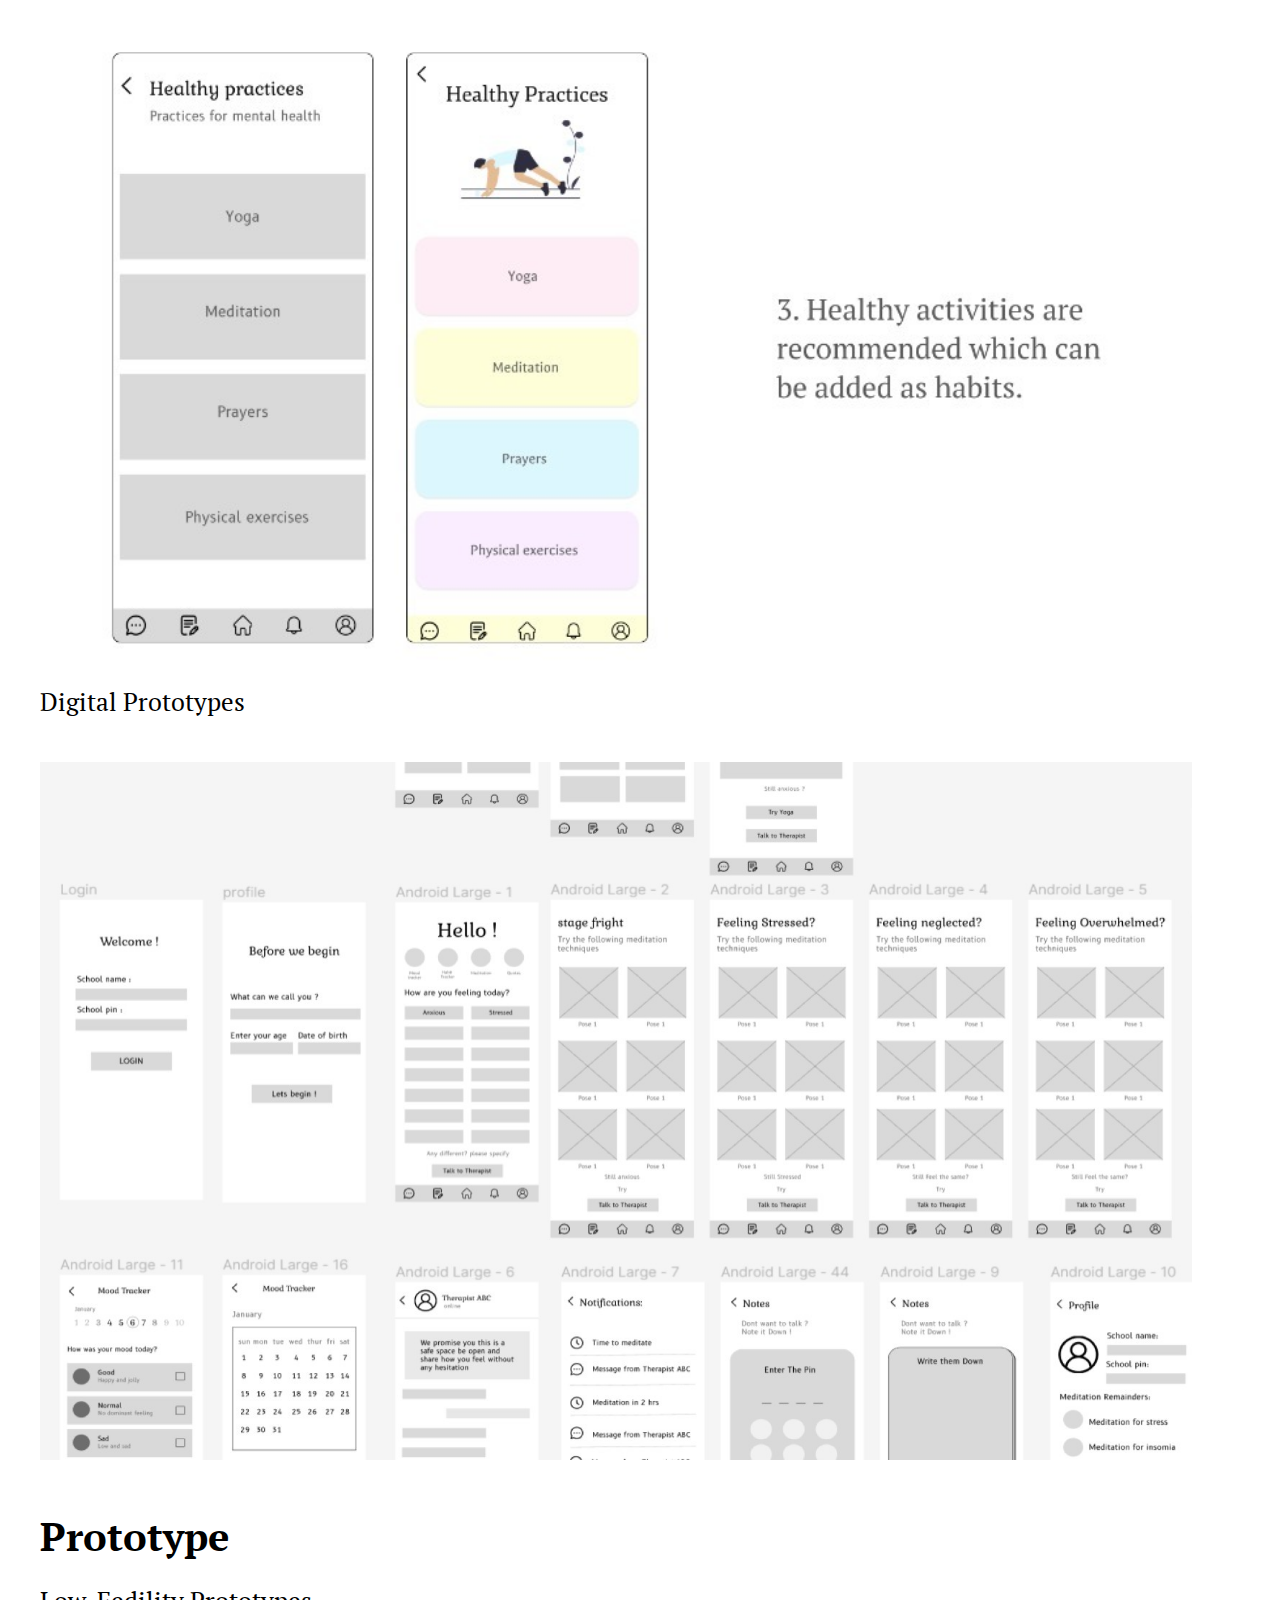
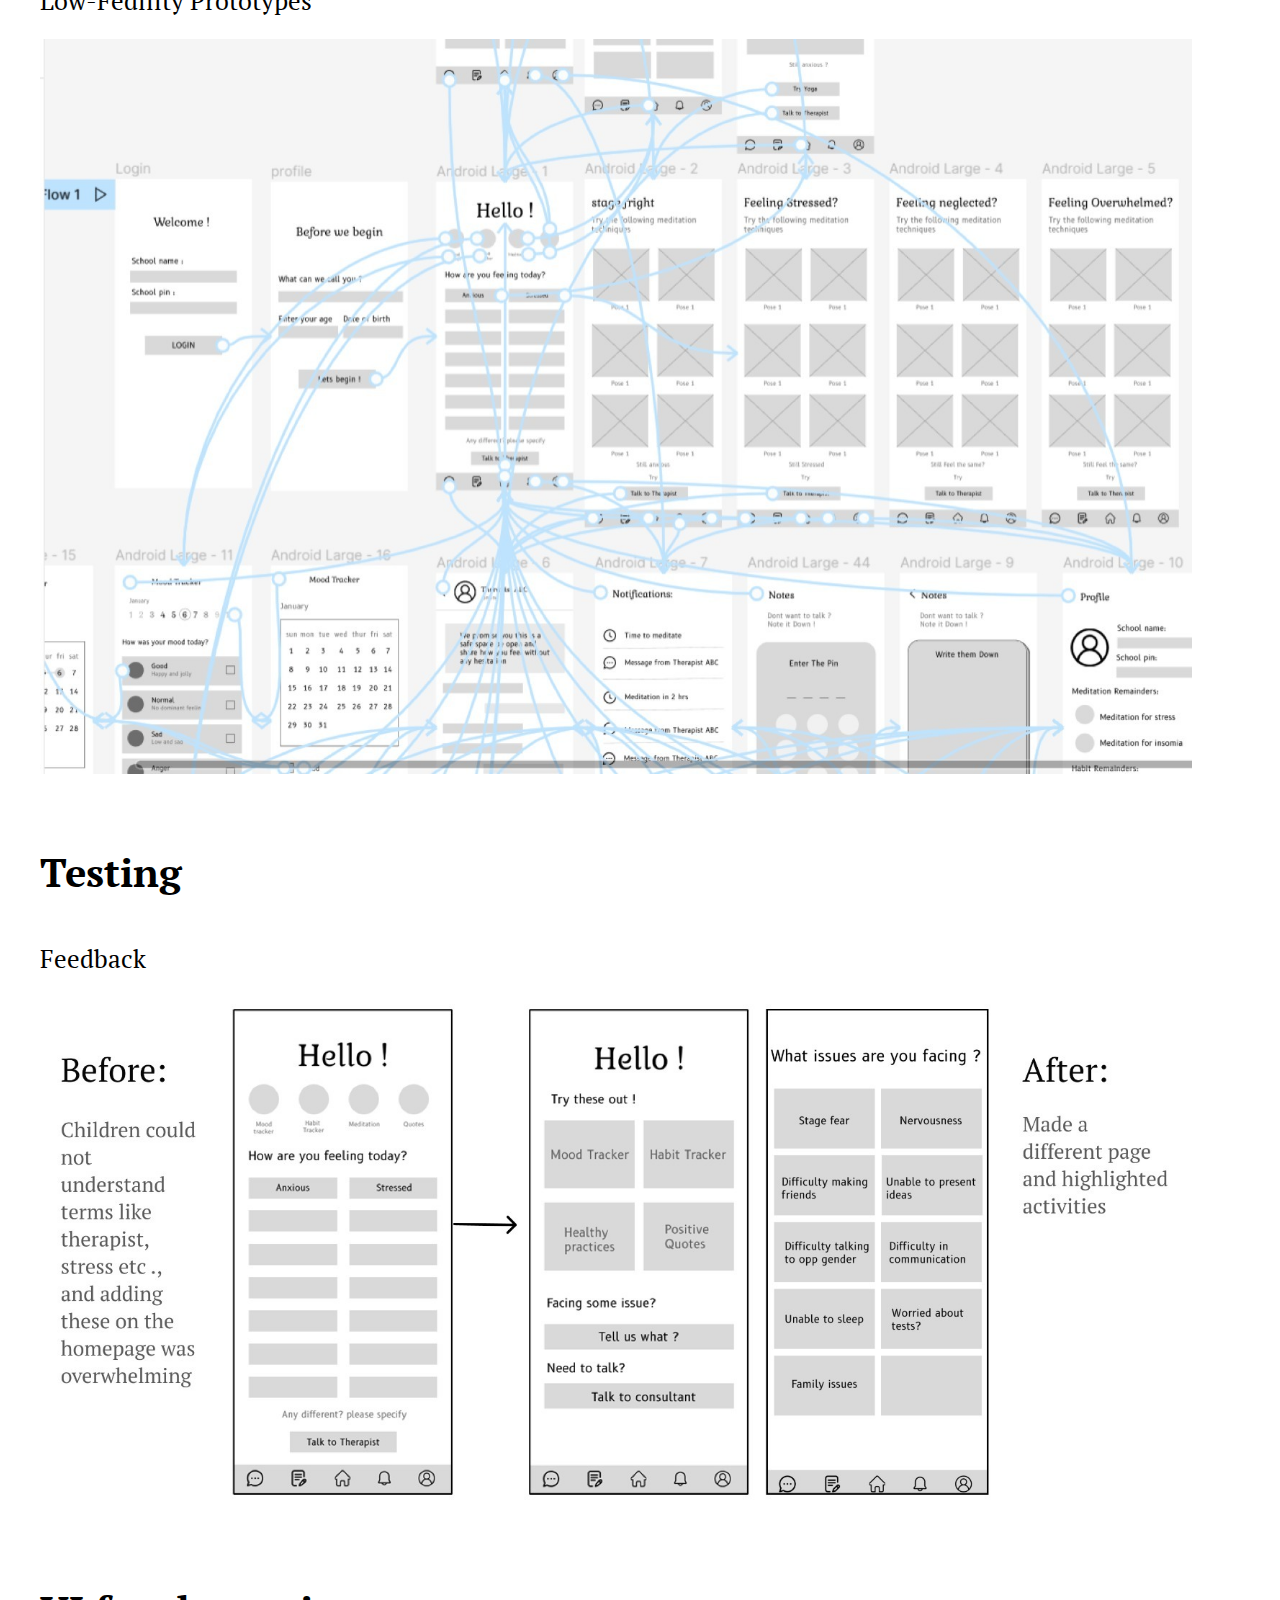
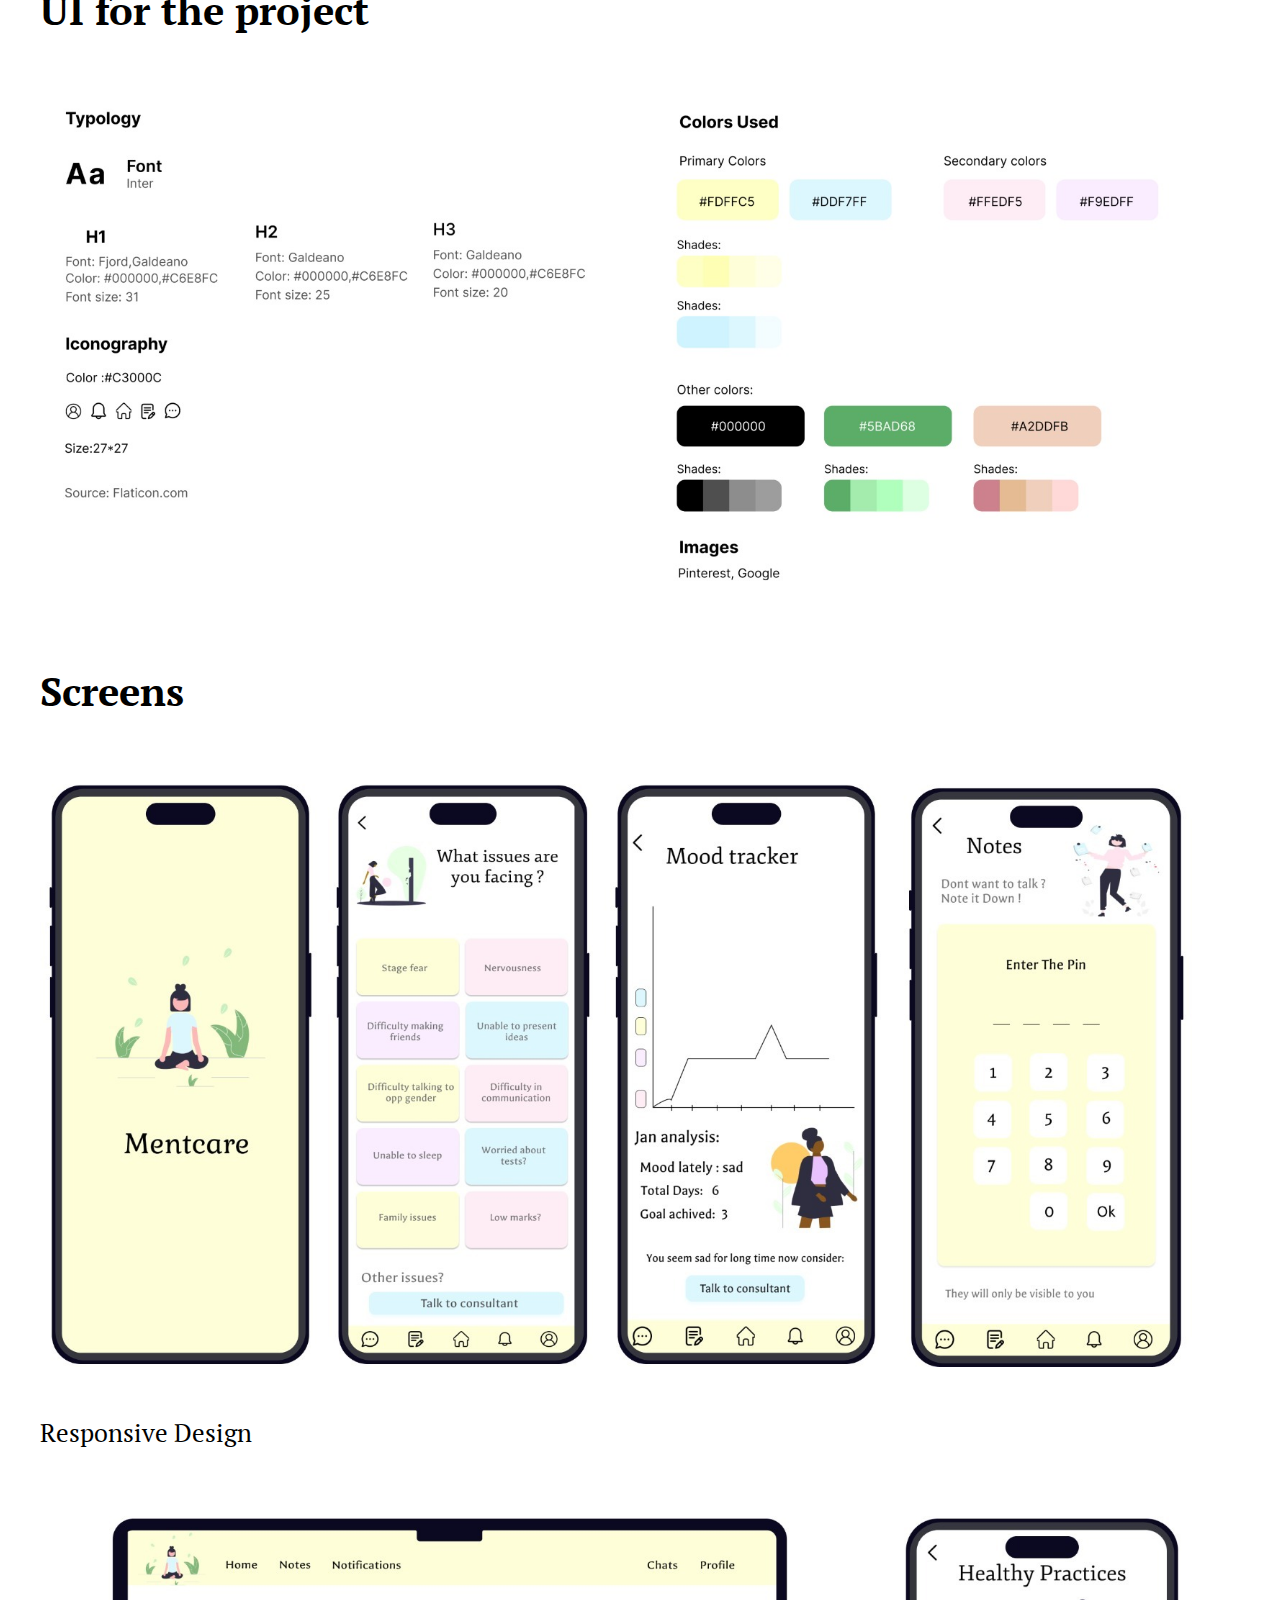
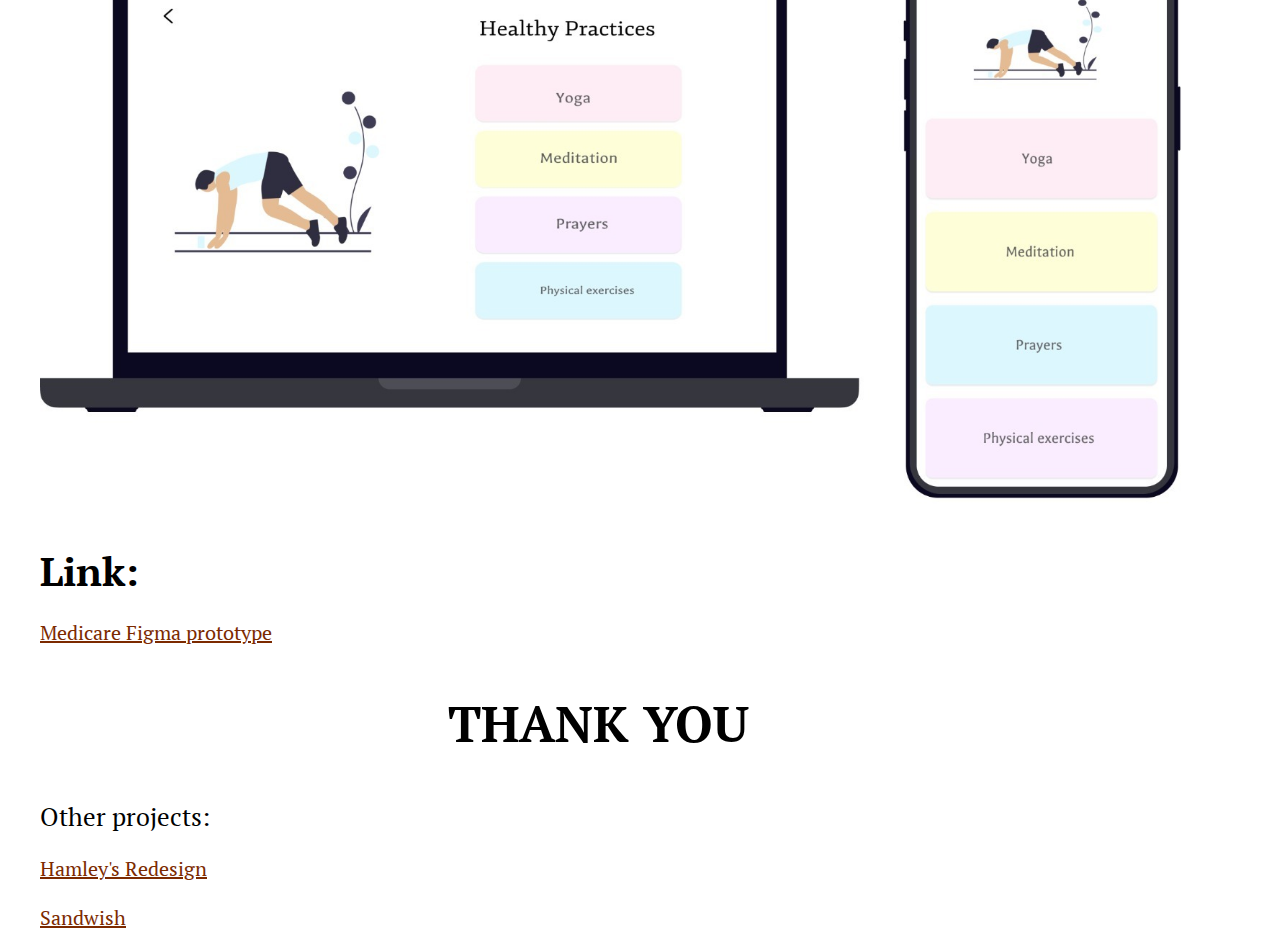
<file: mentcare.html>
<!DOCTYPE html>
<html lang="en">
<head>
    <meta charset="UTF-8">
    <meta http-equiv="X-UA-Compatible" content="IE=edge">
    <meta name="viewport" content="width=device-width, initial-scale=1.0">
    <title>Mentcare</title>
    <link rel="stylesheet" href="mentcare.css">
    <link rel="preconnect" href="https://fonts.googleapis.com">
<link rel="preconnect" href="https://fonts.gstatic.com" crossorigin>
<link href="https://fonts.googleapis.com/css2?family=PT+Serif:wght@400;700&display=swap" rel="stylesheet">
</head>
<body>
    <section class="header">
        <nav>
            <a href="index.html"><img src="nm.jpeg" alt=""></a>
            <div class="nav-links" id="navLinks">
                <i class="fa fa-times" onclick="hidemenu()"></i>
                <ul>
                    <li><a href="index.html" >Work</a></li>
                    <li><a href="about.html" >About</a></li>
                    <li><a href="nityashreemath resume.pdf" target="_blank">Resume</a></li>
                </ul>
            </div>
            <i class="fa fa-bars" onclick="showmenu()"></i>
            <hr style="height:30px">
        </nav>
        <hr style="height:00px">

<!--back to files-->

<section class="back">
    <a href="index.html"class="backbtn">< Back to Projects</a>
    <img  src="mentcare_hero_img.jpg" alt="Mentcare_hero_img">
    
    <h>&nbsp &nbsp <b>My Role:</b>Lead UI/UX designer &nbsp &nbsp &nbsp &nbsp &nbsp &nbsp &nbsp
        <b>Duration:</b>3 Weeks &nbsp &nbsp &nbsp &nbsp &nbsp &nbsp &nbsp
        <b>Tools used:</b> Figma
    </h><br>
    <hr style="height: 0px">
</section>

<section class="od">
   <h1><b>Overview:</b></h1> <br>
   <p>Mentcare is a responsive app for children to take care of their mental health, tracking it and seek help if needed</p>
   <h1><b>Design process:</b></h1>
   <img  src="medprocess.jpg" alt="process">
</section>

<section class="user">
   <h1><b>User Personas:</b></h1> <br>
   <img  src="mpersona.jpg" alt="process">
   <img  src="mper2.jpg" alt="process">
</section>
<br>

<section class="theo">
    <h1>Problem statement</h1> <br>
    <p>There are many issues children face, but are often neglected and not addressed properly which might be the root cause problems like depression, insomnia etc in the future. </p>
<br> <br>
<h1>Challenges</h1> <br>
<p>1. Make children feel heard <br>
    2. Keep a track of their mental well being <br>
    3. A counselor for children for addressing their problems</p> <br><br>
<h1>User Reasearch Summary </h1> <br>
<p>
I thought about common mental health problems among children and realized they faced small issues which are usually neglected sometimes children just wanted to vent out. <br><br>
 
The feedback received made it clear that some students needed consultation while some just needed guidance and some just needed to vent out so combining all the data the project was made.
</p>
</section> <br><br>

<section class="ca">
    <h1>Competitive Analysis: </h1>
    <img src="companmed.jpg" alt="competitive analysis">
    <h1>How is medcare different?</h1> <br>
    <p>1. Mentcare is for children <br>
        2. Free of cost <br>
        3. Has health tracker <br>
        4. Children can vent out </p> <br><br>
        <h1>Ideation:</h1>
</section>

<section class="img">
    <img src="paperwmed.jpg" alt="wireframes"> <br> <br>
</section>
<section class="idea">
    <h1>Features:</h1><br>
    <img src="idemed.jpg" alt="Features">
    <p>Digital Prototypes</p><br><br>
    <img src="digital wireframes.jpg" alt="Digital wireframes"> <br><br><br>
    <h1>Prototype</h1><br>
    <p>Low-Fedility Prototypes</p><br>
    <img src="lofimed.jpg" alt="Low-Fedility Prototypes"><br><br><br><br>
    <h1>Testing</h1><br><br>
    <p>Feedback</p>
    <img src="feedbackmed.jpg" alt="Before and after feedback"><br><br><br><br>
    <h1>UI for the project</h1> <br><br>
    <img src="ui.jpeg" alt="UI"><br><br>
    <h1>Screens</h1><br><br>
    <img src="screensmed.jpg" alt="Screenns"><br><br><br>
    <p>Responsive Design</p><br><br>
    <img src="responsive.jpg" alt="Responsive screens"><br><br>
    <h1>Link:</h1><br>
    <a href="https://www.figma.com/file/mLXAWAdWF975jboMZadr1A/Untitled?node-id=0%3A1&t=tx8cG1ZJaMuL6n0H-1" target="_blank"  class="figma">Medicare Figma prototype</a><br><br><br>
    <h3>THANK YOU</h3><br><br>
    <p>Other projects:</p><br>
    <a href="hamley.html" class="figma">Hamley's Redesign</a><br><br>
    <a href="Sandwish.html" class="figma">Sandwish</a>

</section>

    
</body>
</html>
</file>
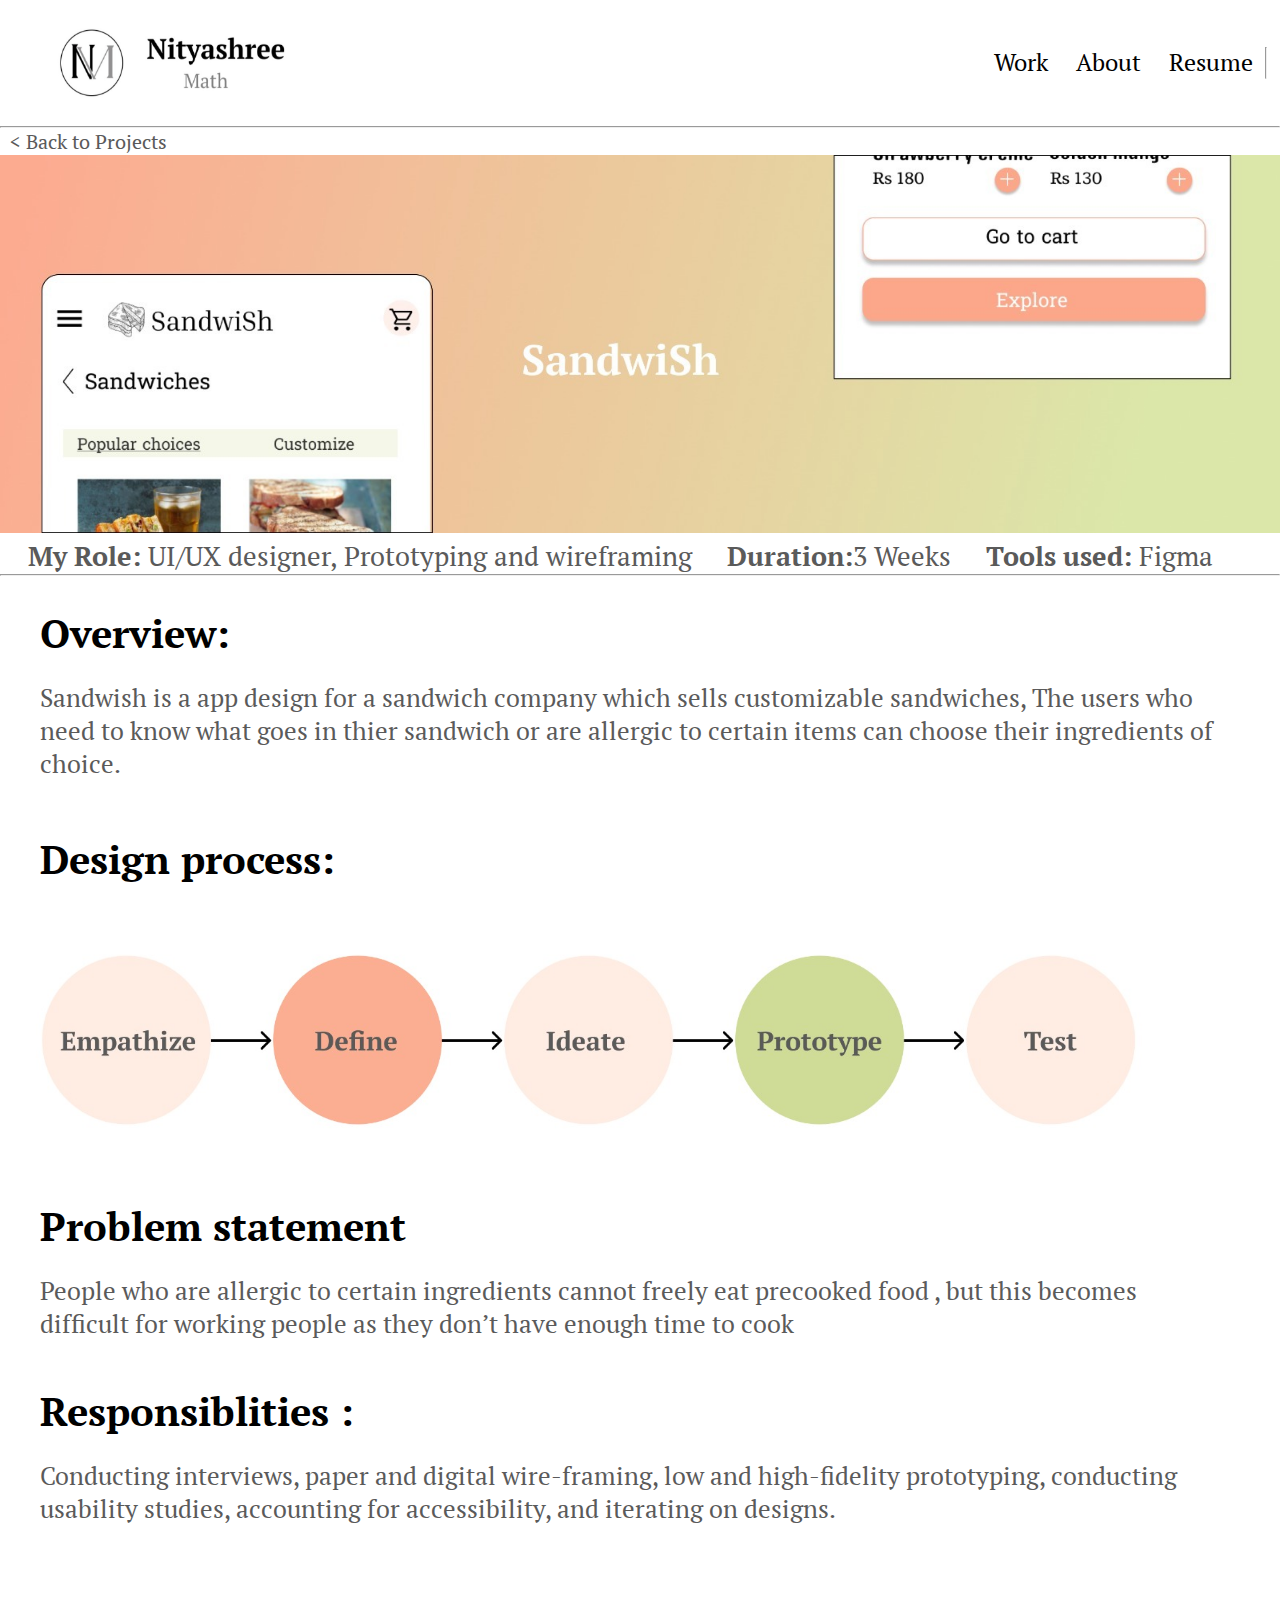
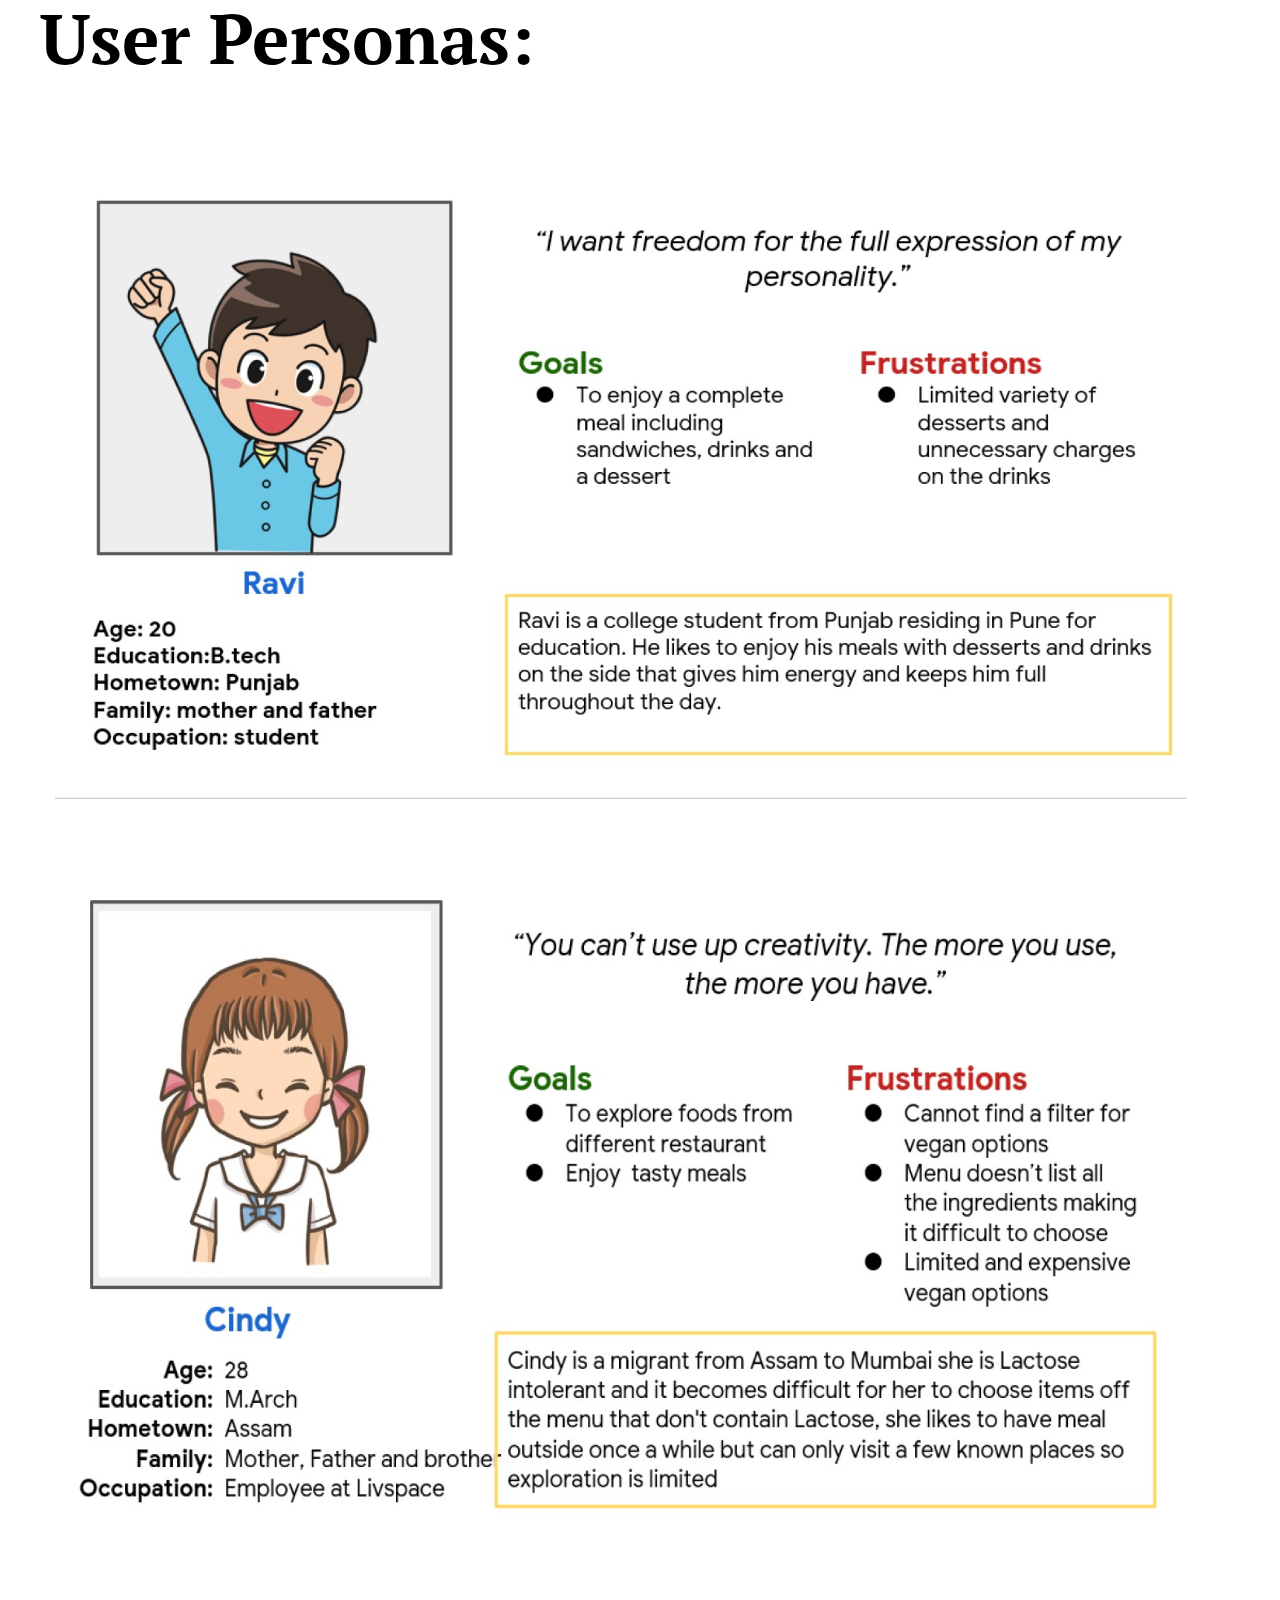
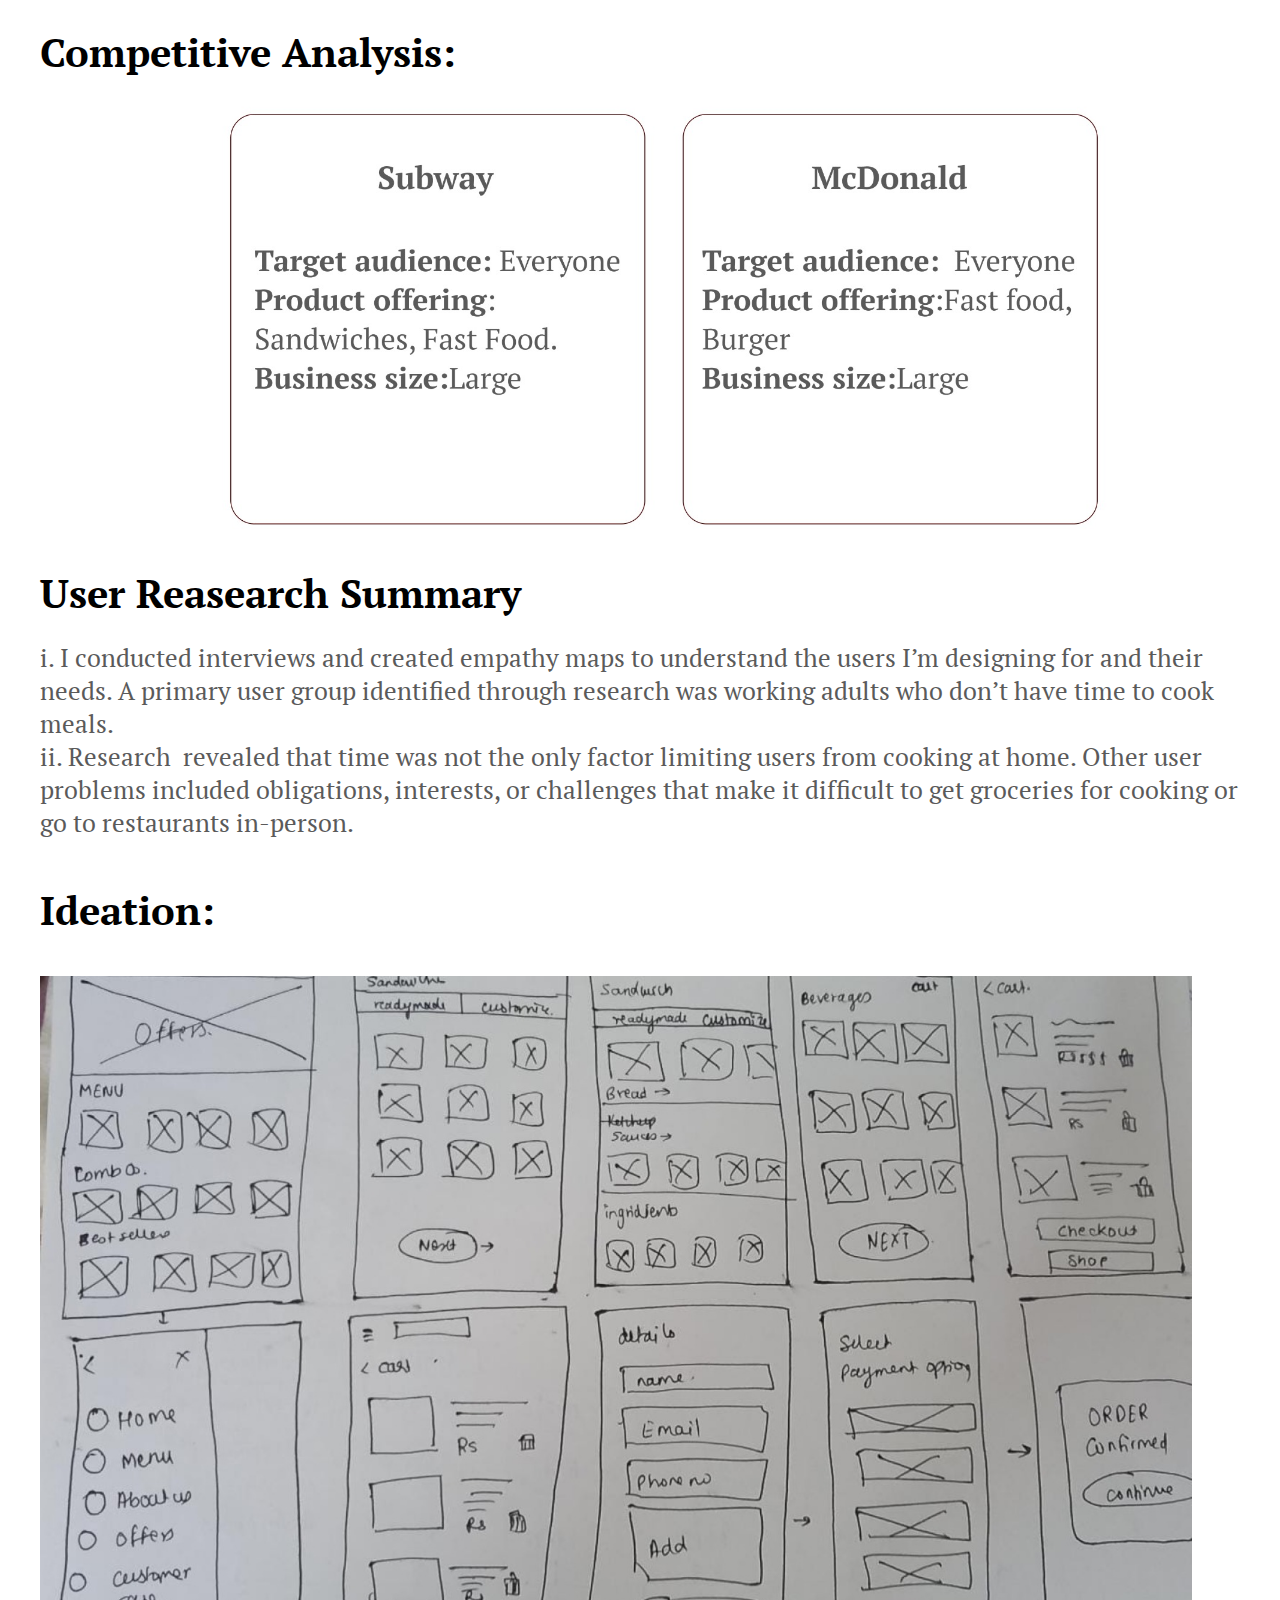
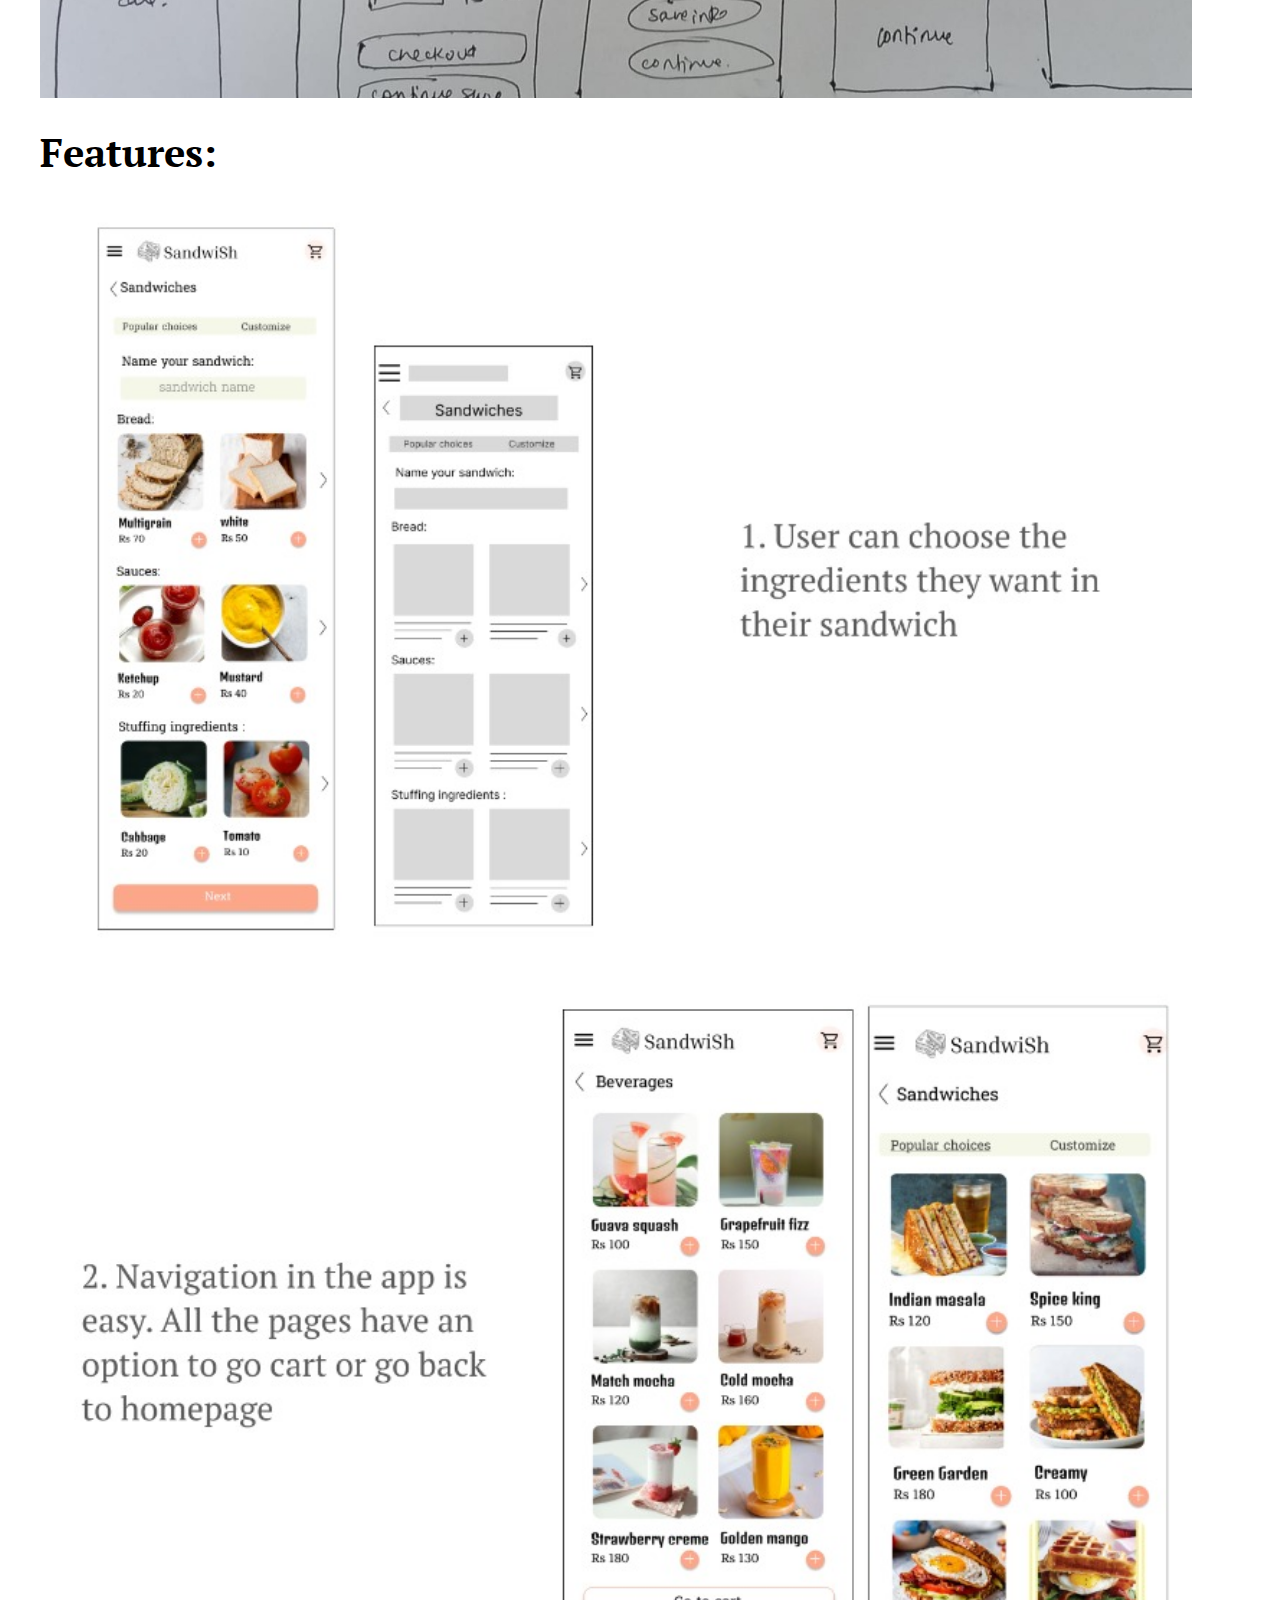
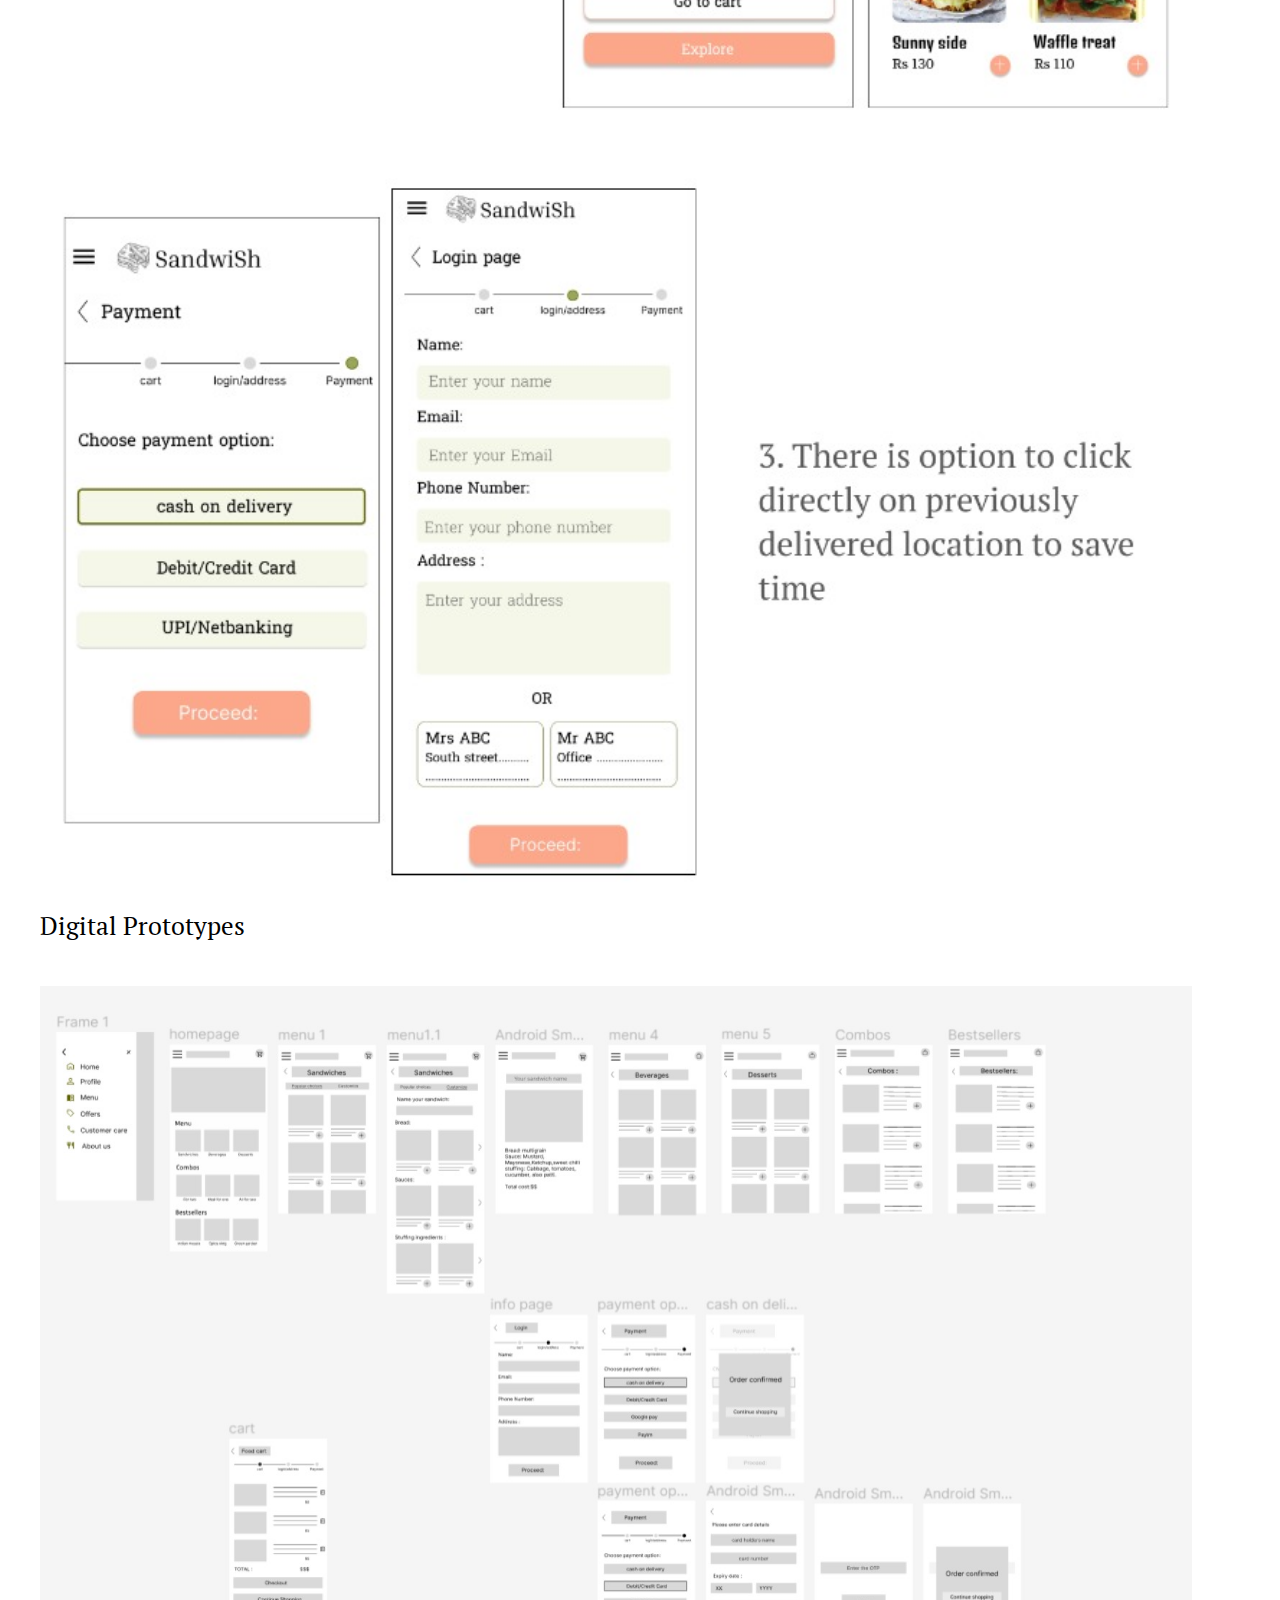
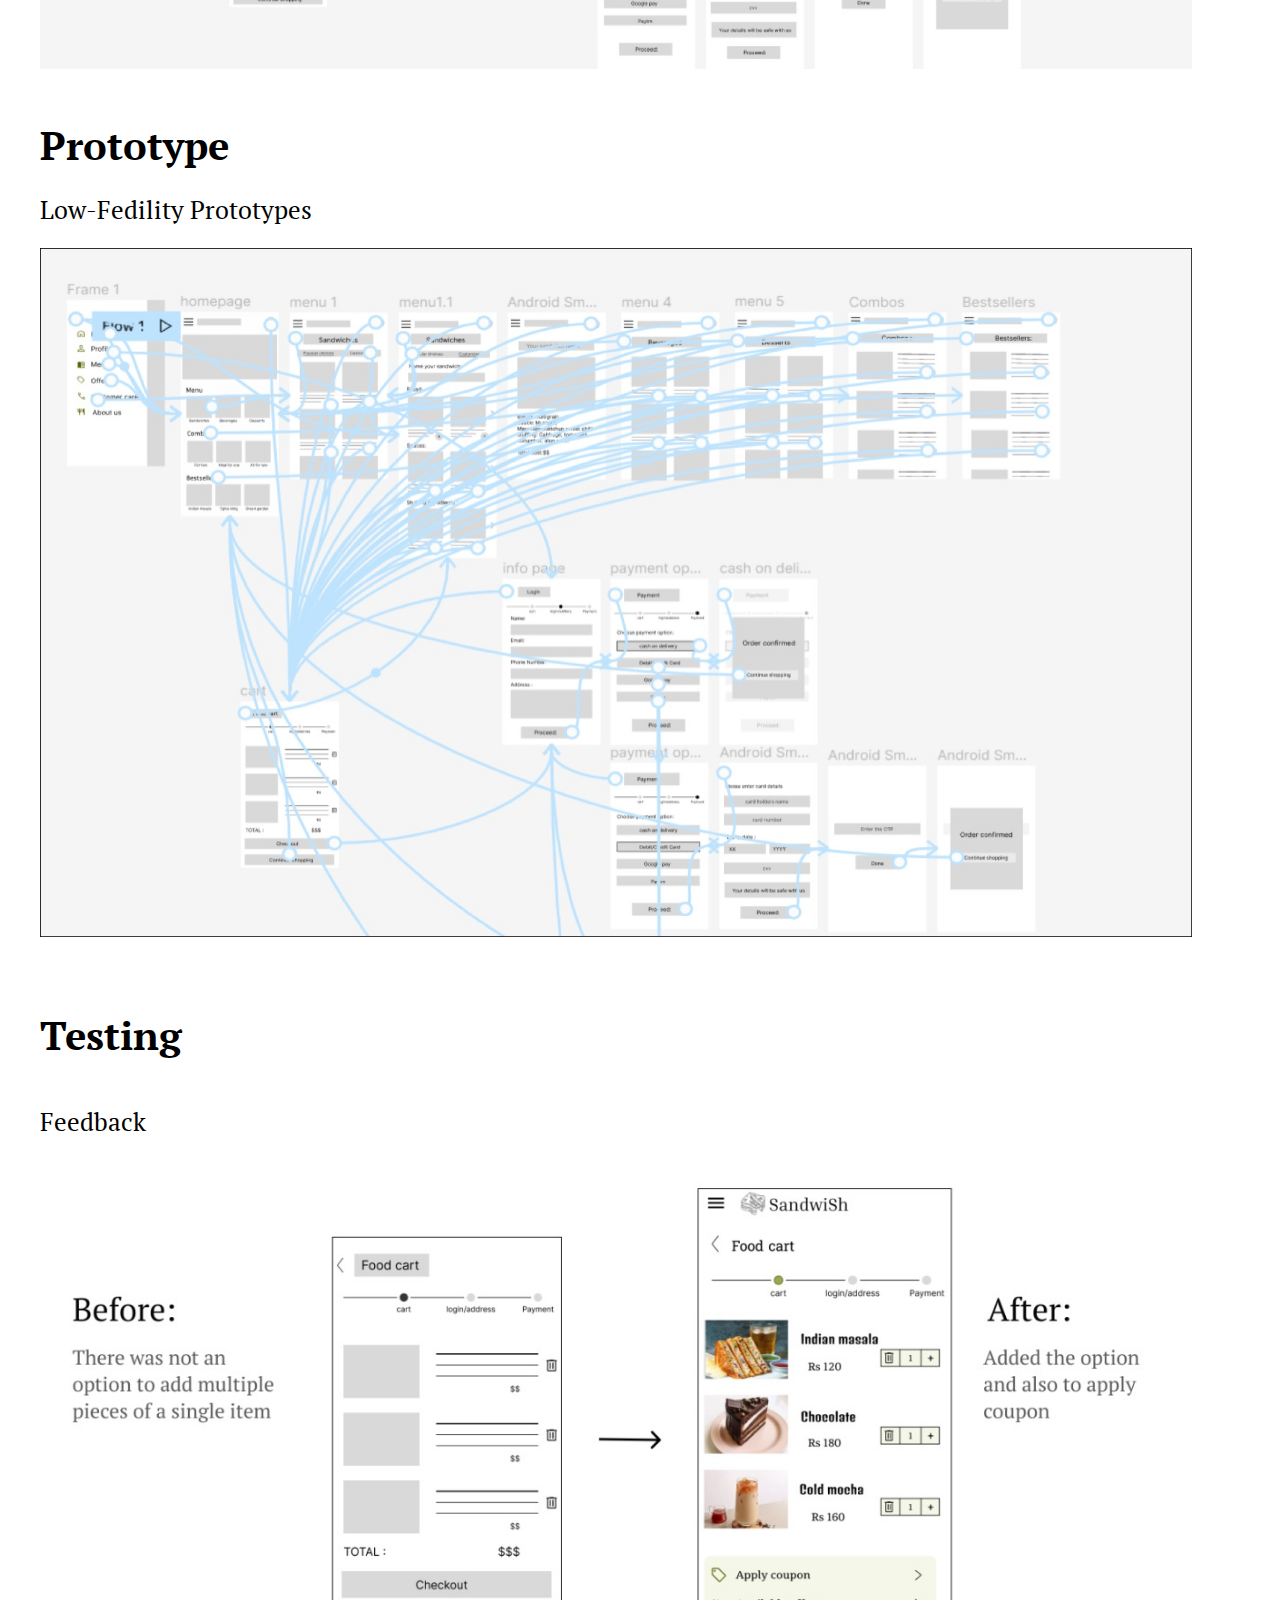
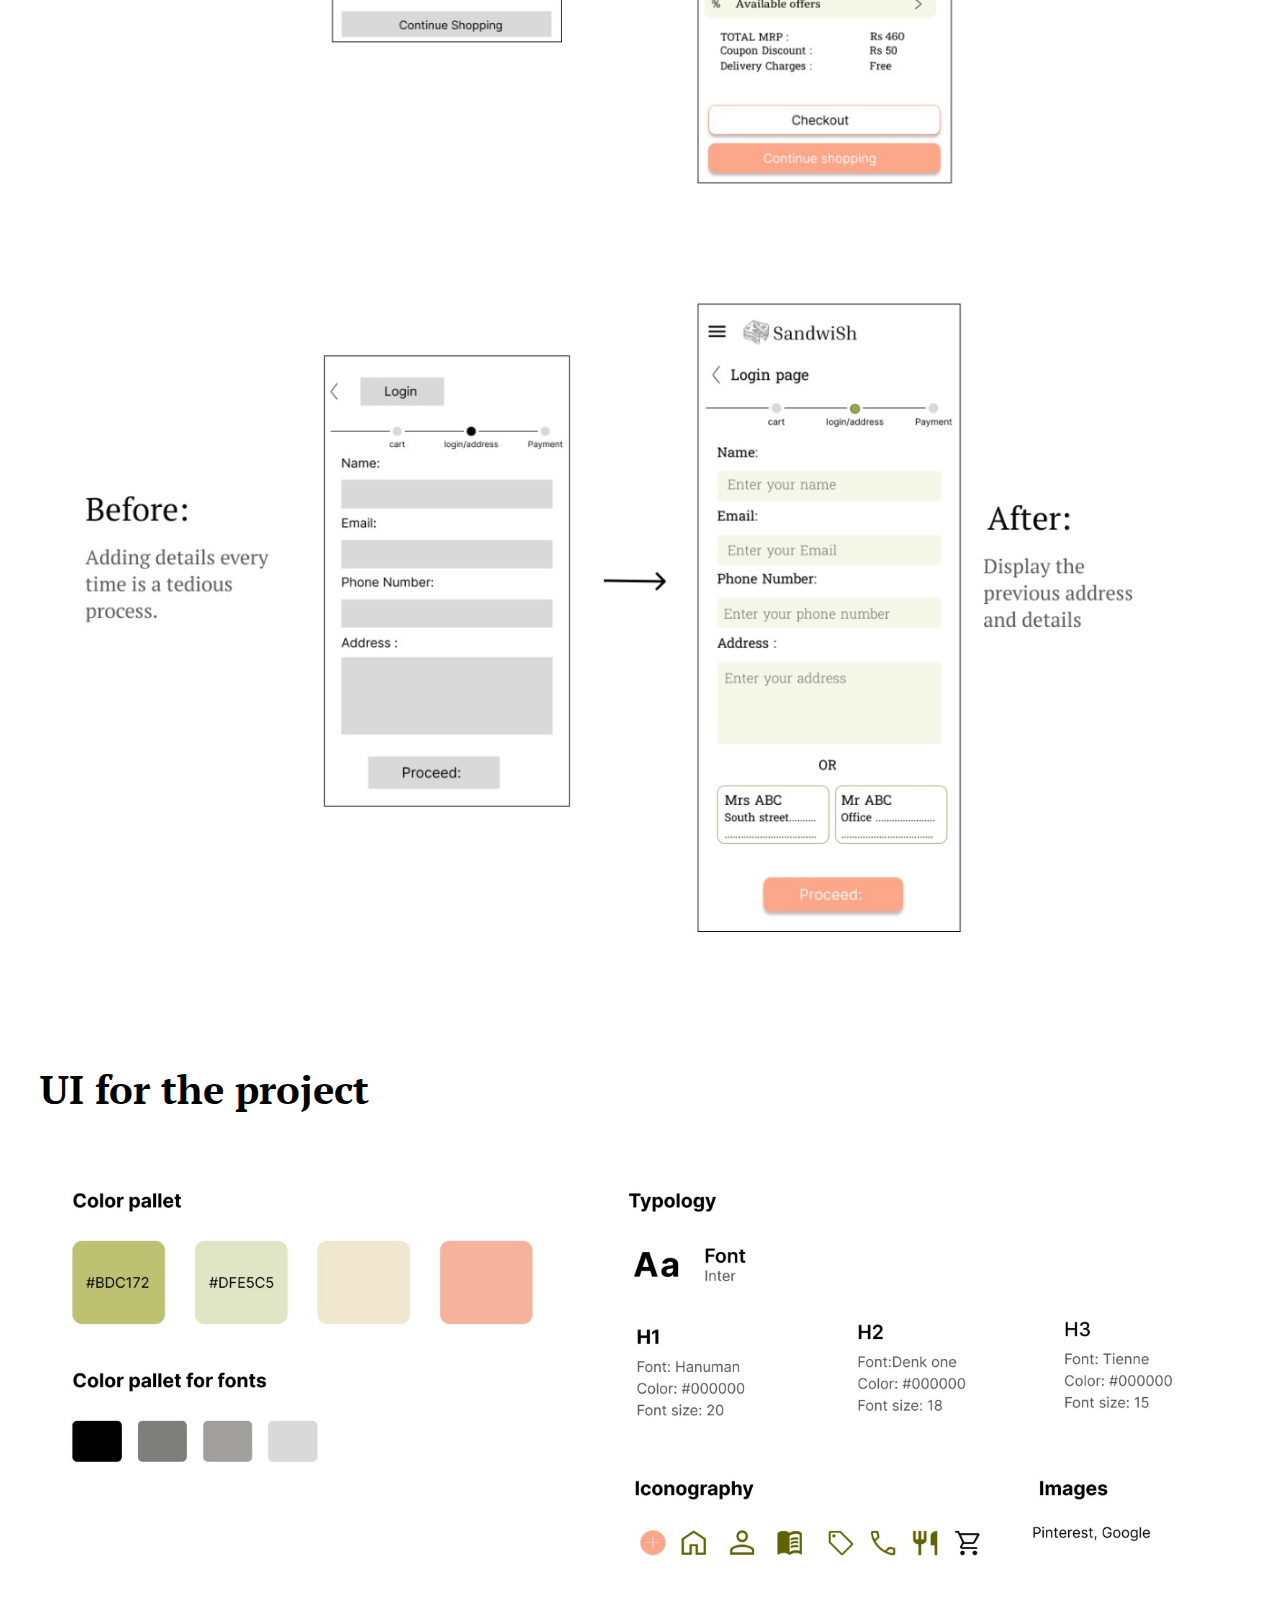
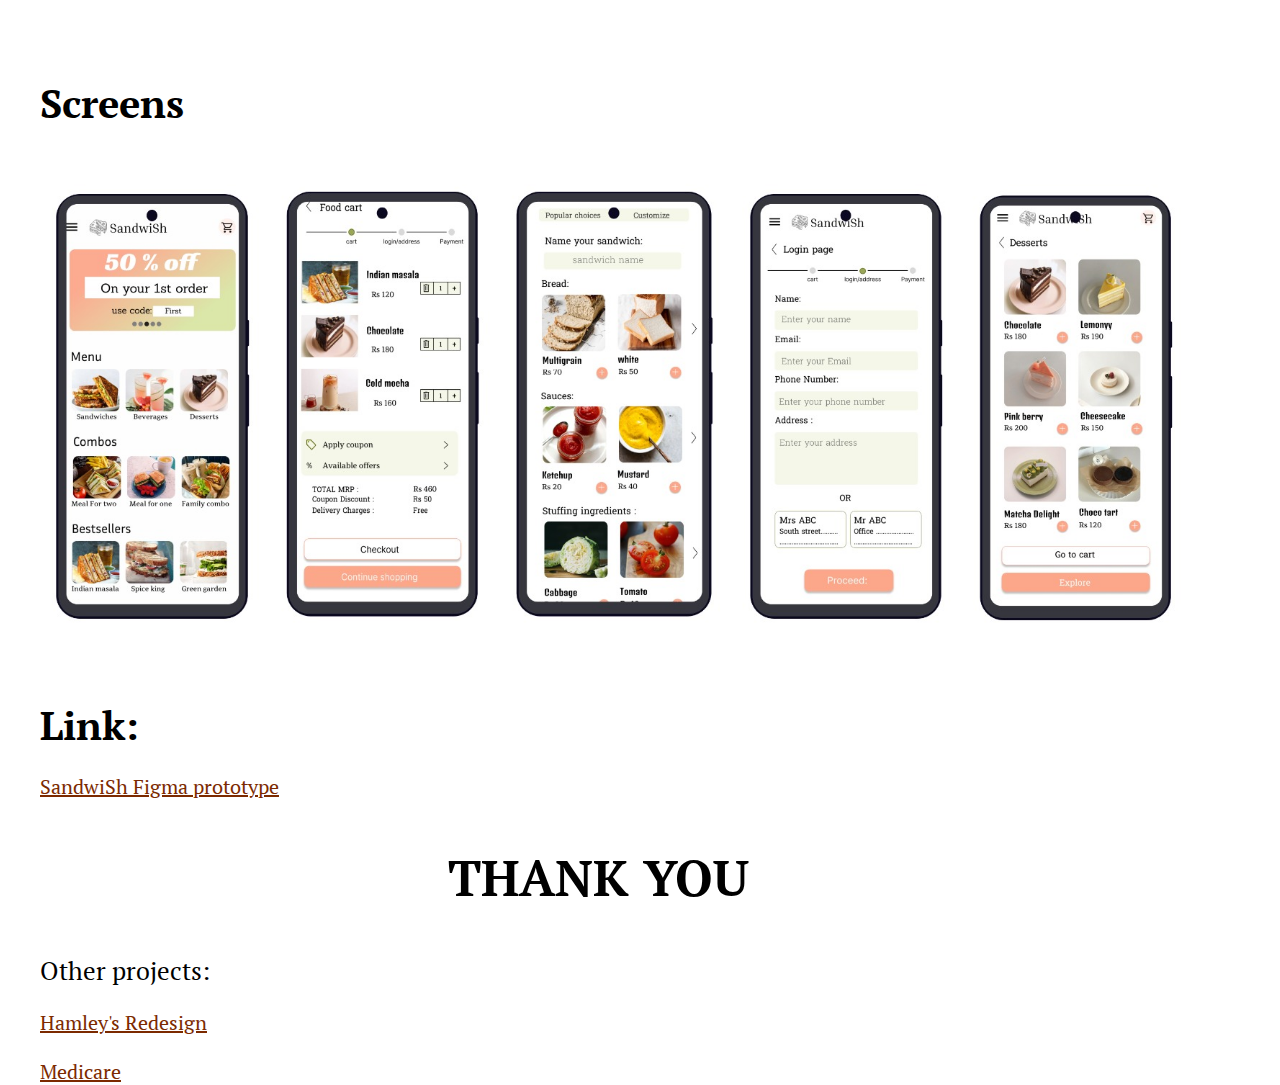
<file: Sandwish.html>
<!DOCTYPE html>
<html lang="en">
<head>
    <meta charset="UTF-8">
    <meta http-equiv="X-UA-Compatible" content="IE=edge">
    <meta name="viewport" content="width=device-width, initial-scale=1.0">
    <title>SandwiSh</title>
    <link rel="stylesheet" href="mentcare.css">
    <link rel="preconnect" href="https://fonts.googleapis.com">
    <link rel="preconnect" href="https://fonts.gstatic.com" crossorigin>
<link href="https://fonts.googleapis.com/css2?family=PT+Serif:wght@400;700&display=swap" rel="stylesheet">
</head>
<body>
    <section class="header">
        <nav>
            <a href="index.html"><img src="nm.jpeg" alt=""></a>
            <div class="nav-links" id="navLinks">
                <i class="fa fa-times" onclick="hidemenu()"></i>
                <ul>
                    <li><a href="index.html" >Work</a></li>
                    <li><a href="about.html" >About</a></li>
                    <li><a href="nityashreemath resume.pdf" target="_blank">Resume</a></li>
                </ul>
            </div>
            <i class="fa fa-bars" onclick="showmenu()"></i>
            <hr style="height:30px">
        </nav>
        <hr style="height:0px">

<!--back to files-->

<section class="back">
    <a href="index.html"class="backbtn">< Back to Projects</a>
    <img  src="sandhero.jpg" alt="Sandwish_img"><br>
    <h>&nbsp &nbsp <b>My Role:</b> UI/UX designer, Prototyping and wireframing &nbsp &nbsp 
        <b>Duration:</b>3 Weeks &nbsp &nbsp
        <b>Tools used:</b> Figma
    </h><br>
    <hr style="height: 0px" >
</section>

<section class="od">
    <h1><b>Overview:</b></h1> <br>
    <p>Sandwish is a app design for a sandwich company which sells customizable sandwiches, The users who need to know what goes in thier sandwich or are allergic to certain items can choose their ingredients of choice. </p>
    <br><h1><b>Design process:</b></h1><br>
    <img  src="designsand.jpeg" alt="process">
 </section>

 <section class="theo">
   <br> <h1>Problem statement</h1> <br>
    <p>People who are allergic to certain ingredients cannot freely eat precooked food , but this becomes difficult for working people as they don’t have enough time to cook</p><br>
<br><h1>Responsiblities :</h1> <br>
<p>Conducting interviews, paper and digital wire-framing, low and high-fidelity prototyping, conducting usability studies, accounting for accessibility, and iterating on designs.</p> <br><br>
</section> <br>

 <section class="user">
    <h1><b>User Personas:</b></h1> <br>
    <div class="left">
        <img  src="sp1.jpeg" alt="process">  
    </div>
    <div class="Right">
        <img  src="sp2.jpeg" alt="process">   
    </div>
 </section>

 <section class="ca">
    <h1>Competitive Analysis: </h1>
    <img src="casand.jpeg" alt="competitive analysis">       
    <h1>User Reasearch Summary </h1> <br>
<p>i. I conducted interviews and created empathy maps to understand the users I’m designing for and their needs. A primary user group identified through research was working adults who don’t have time to cook meals. <br>
    ii. Research  revealed that time was not the only factor limiting users from cooking at home. Other user problems included obligations, interests, or challenges that make it difficult to get groceries for cooking or go to restaurants in-person. 
</p><br><br>
        <h1>Ideation:</h1>
</section>

<section class="img">
    <img src="papsand.jpeg" alt="wireframes"> <br> <br>
</section>
<section class="idea">
    <h1>Features:</h1><br>
    <img src="idesand.jpeg" alt="Features">
    <p>Digital Prototypes</p><br><br>
    <img src="Lofisand.jpeg" alt="Digital wireframes"> <br><br><br>
    <h1>Prototype</h1><br>
    <p>Low-Fedility Prototypes</p><br>
    <img src="digital wireframe sand.jpeg" alt="Low-Fedility Prototypes"><br><br><br><br>
    <h1>Testing</h1><br><br>
    <p>Feedback</p>
    <img src="Feedbksand.jpeg" alt="Before and after feedback"><br><br><br><br>
    <h1>UI for the project</h1> <br><br>
    <img src="uisand.jpeg" alt="UI"><br><br>
    <h1>Screens</h1><br><br>
    <img src="screensand.jpeg" alt="Screenns"><br><br><br>
    <h1>Link:</h1><br>
    <a href="https://www.figma.com/file/ua26AuaxMmN89ZAqKb3HQP/SandwiSh?node-id=0%3A1&t=kU6odffJIEvuIjLg-1" class="figma" target="_blank">SandwiSh Figma prototype</a><br><br><br>
    <h3>THANK YOU</h3><br><br>
    <p>Other projects:</p><br>
    <a href="hamley.html" class="figma">Hamley's Redesign</a><br><br>
    <a href="mentcare.html" class="figma">Medicare</a>

</section>

    
</body>
</html>
</file>
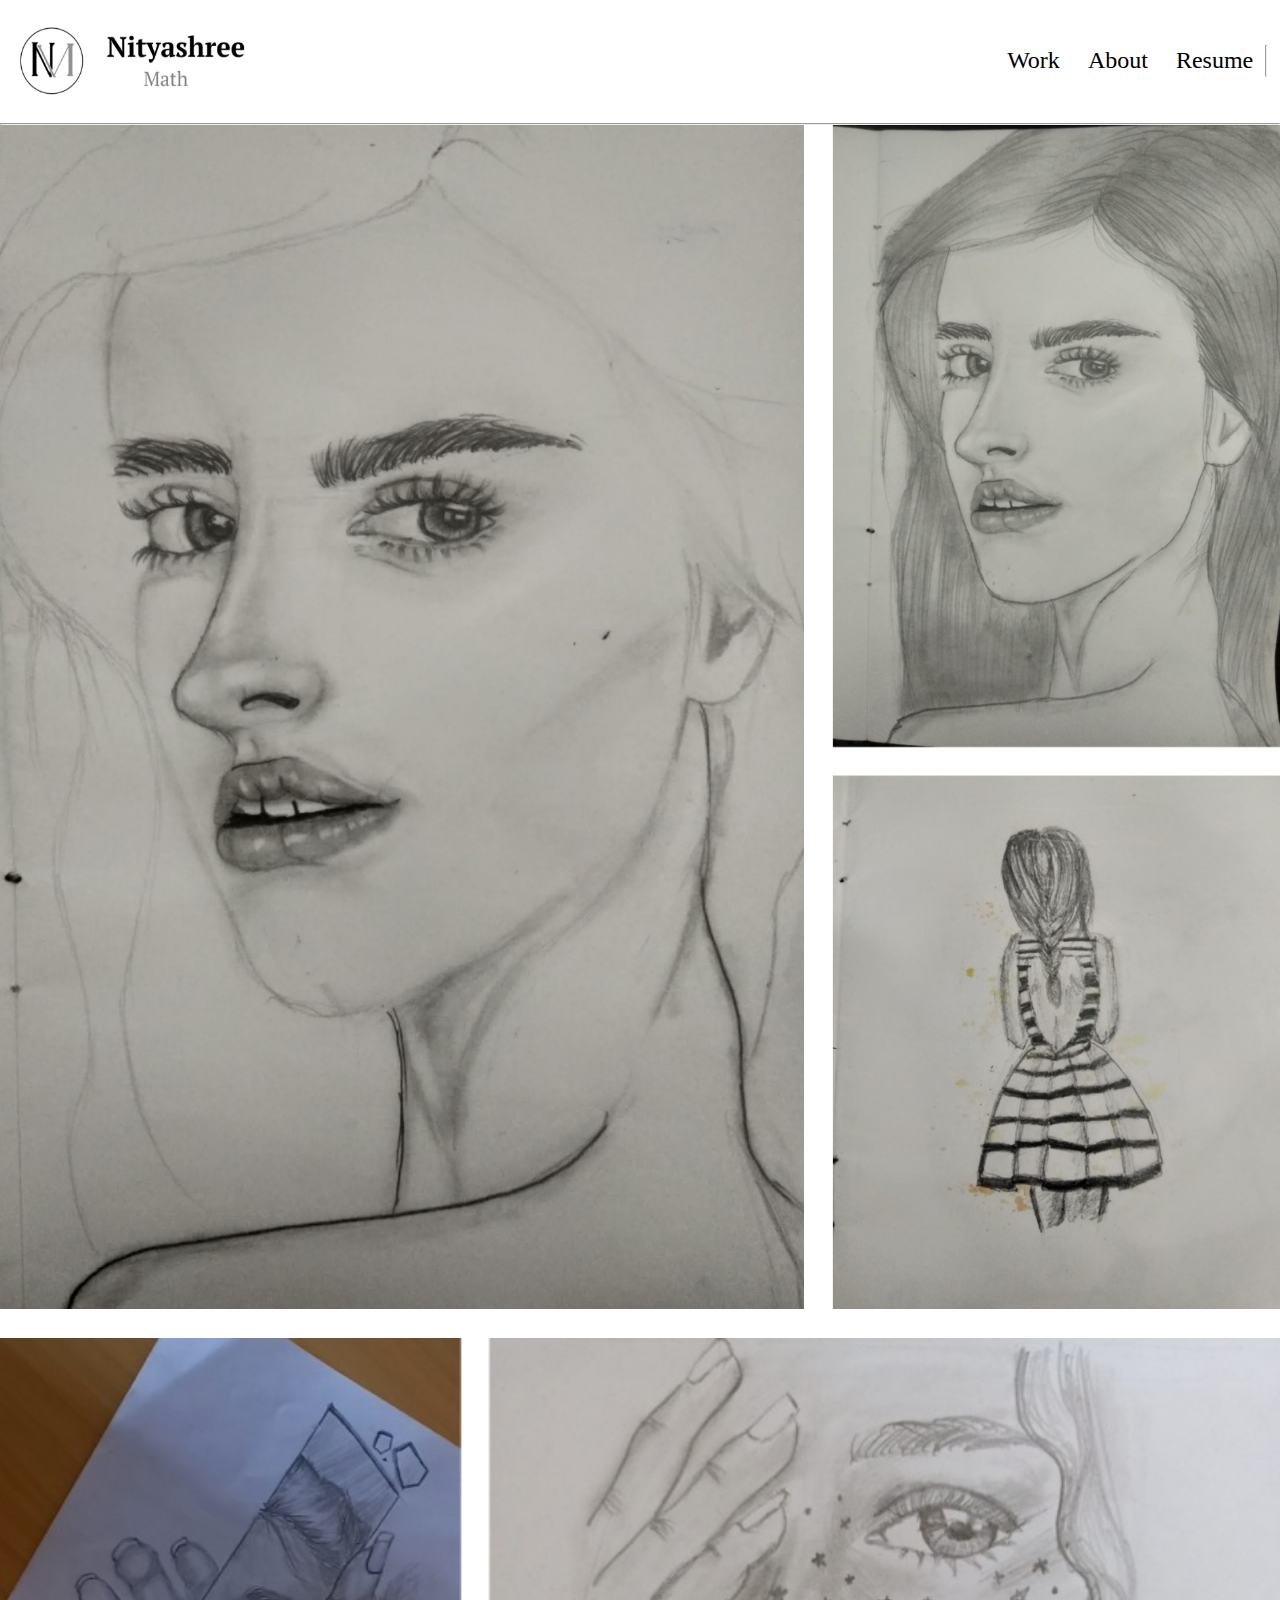
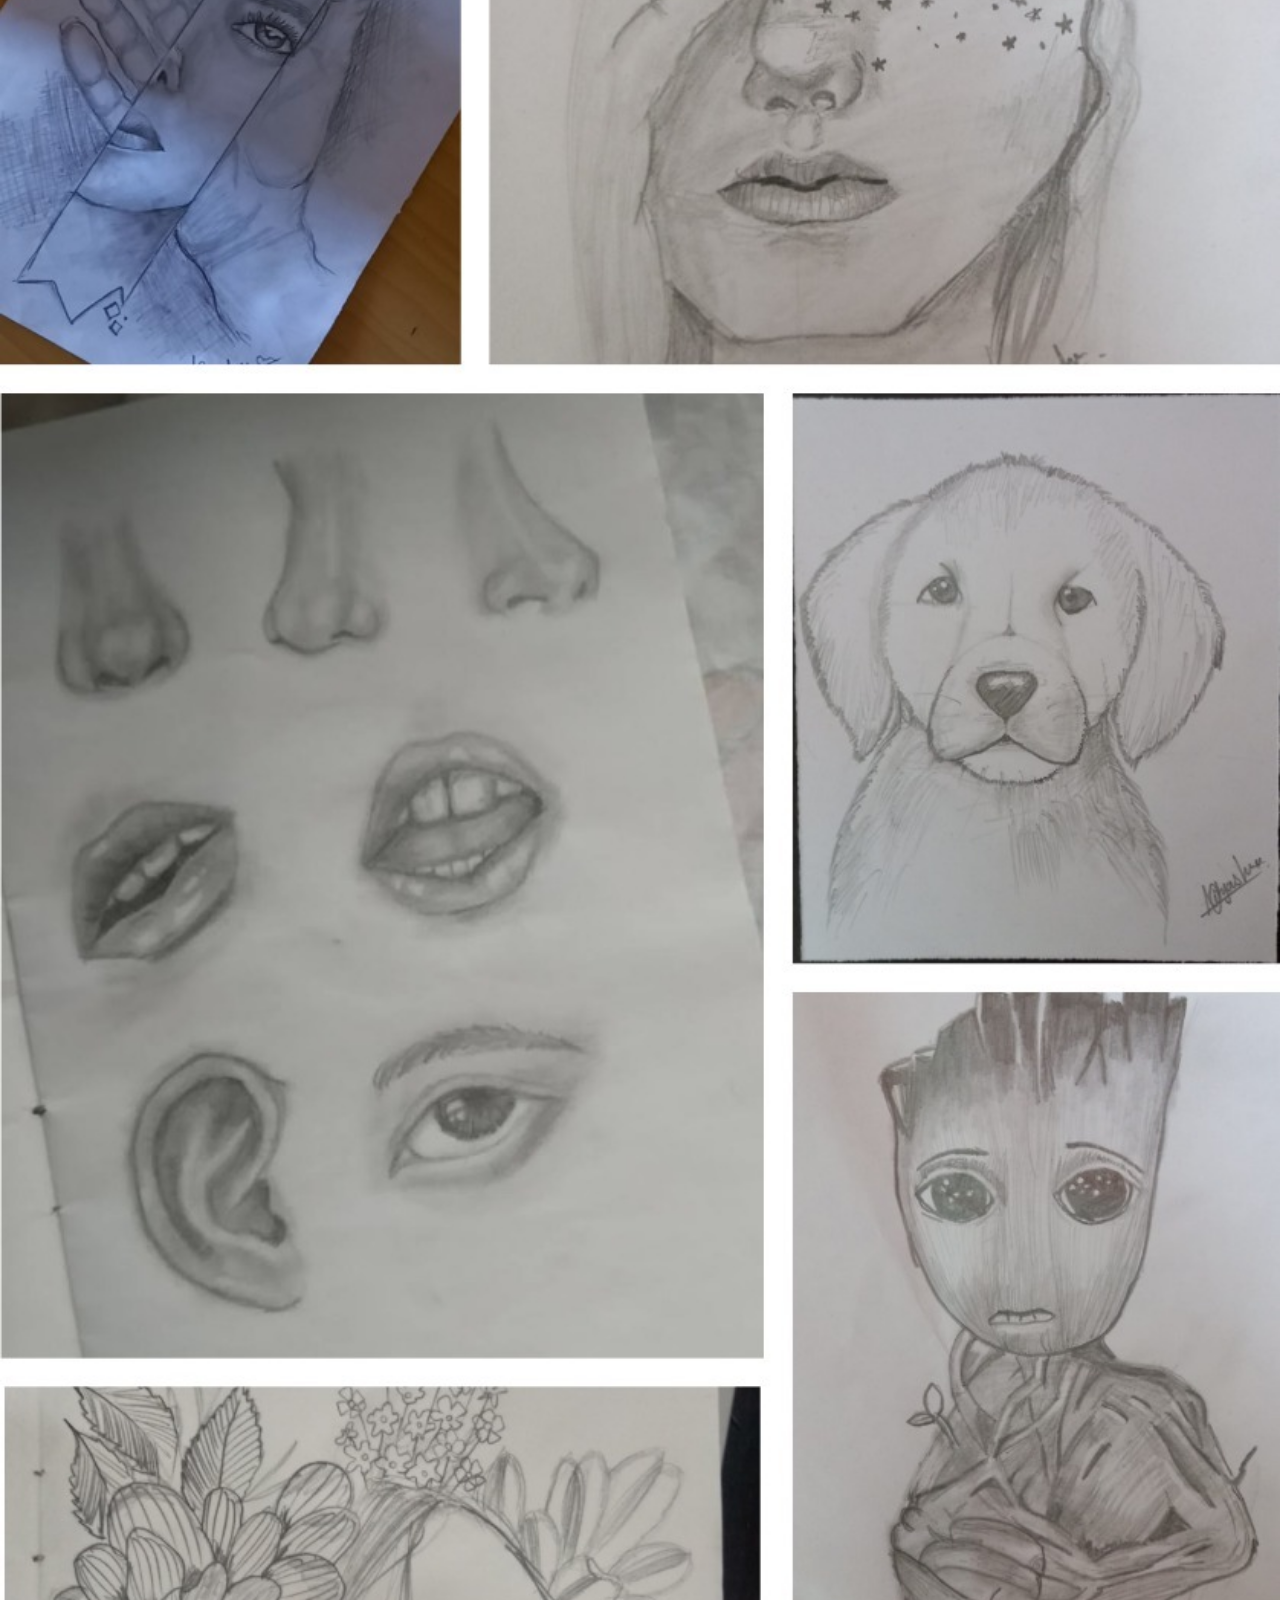
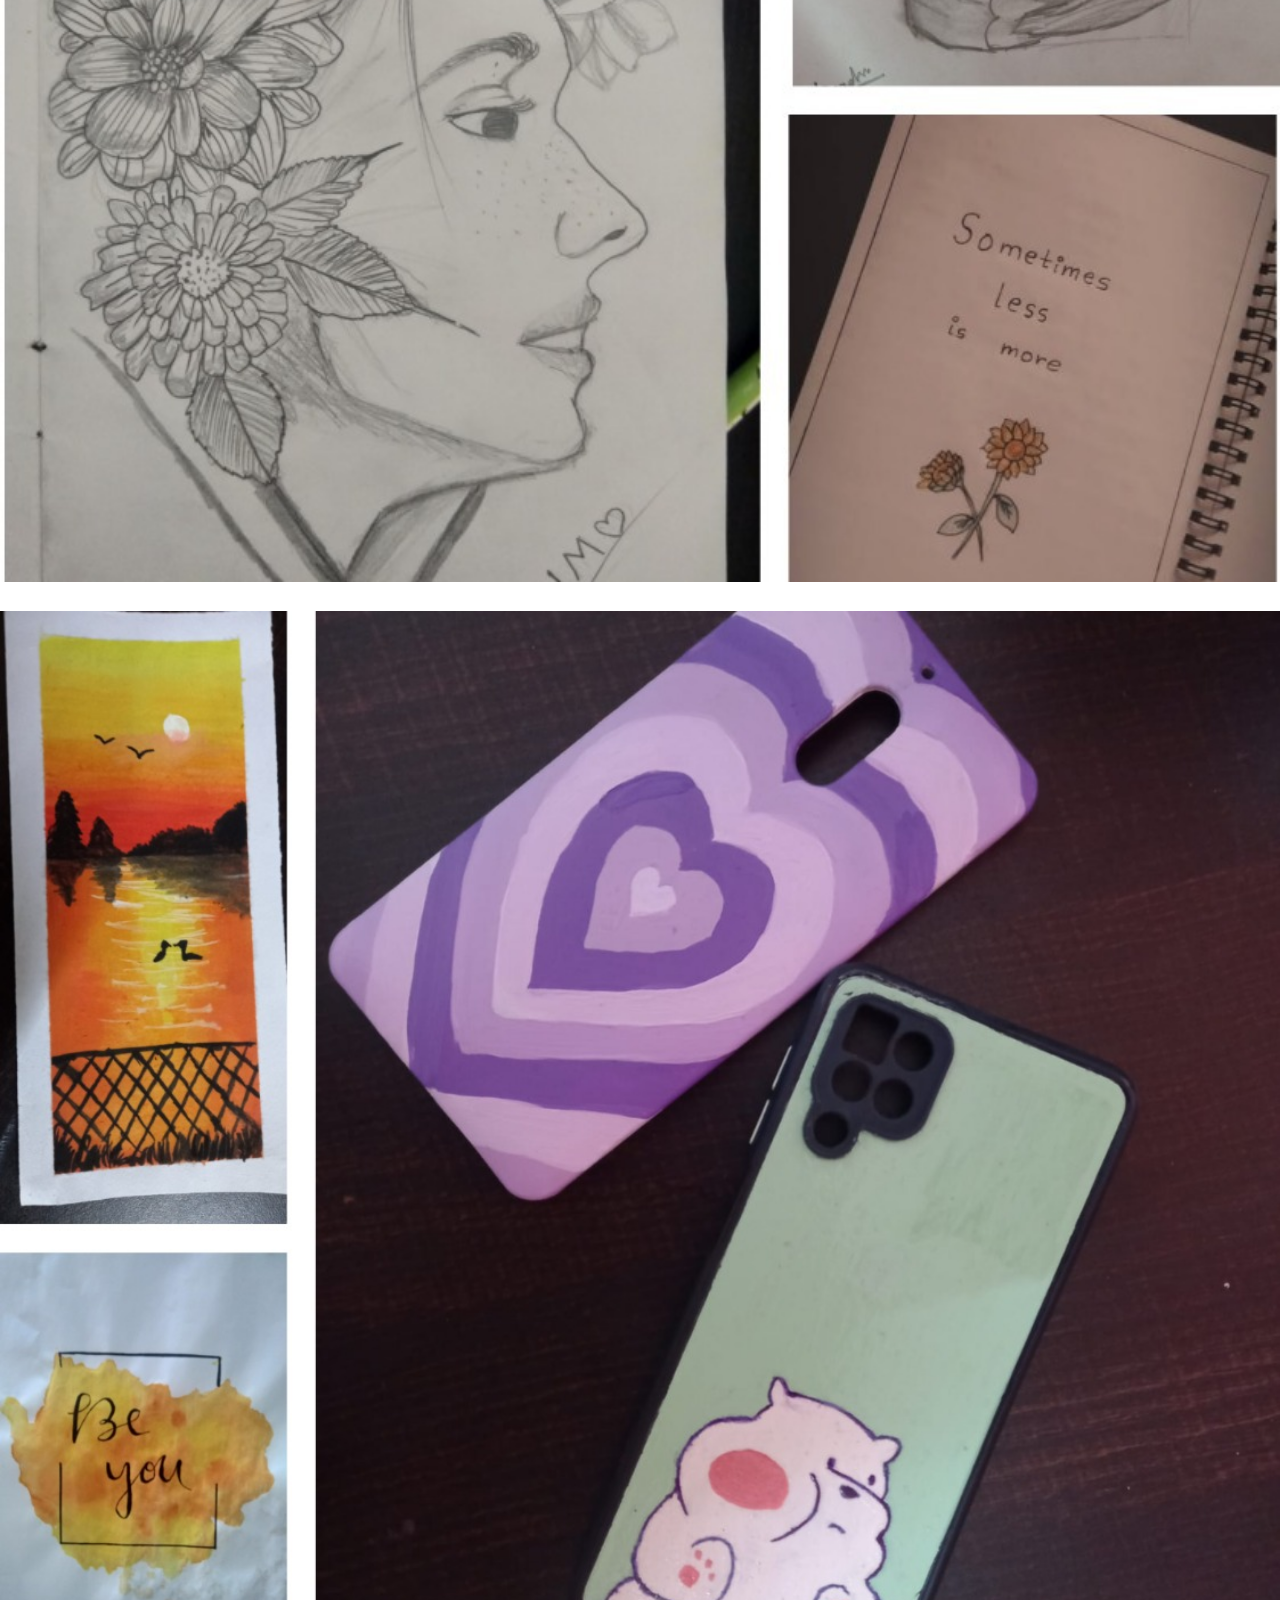
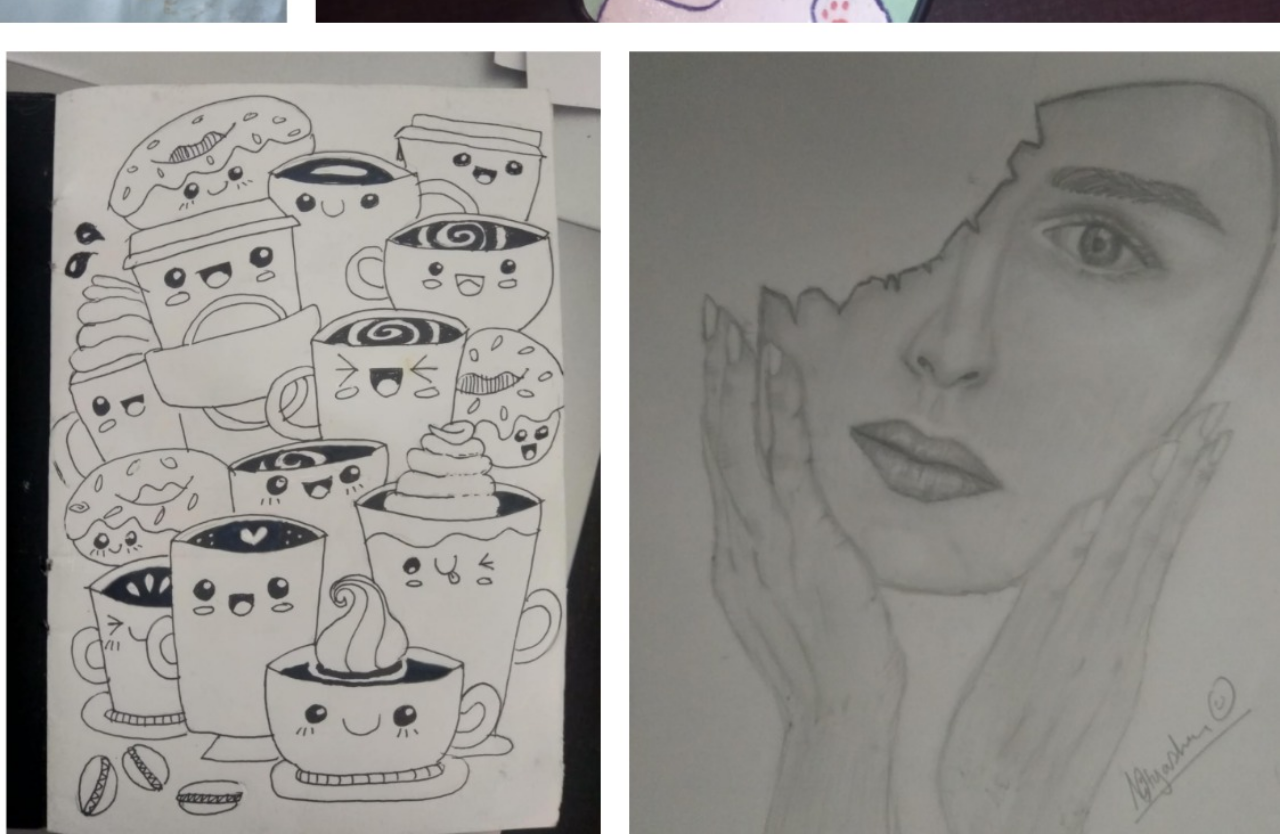
<file: sketches.html>
<!DOCTYPE html>
<html lang="en">
<head>
    <meta charset="UTF-8">
    <meta http-equiv="X-UA-Compatible" content="IE=edge">
    <meta name="viewport" content="width=device-width, initial-scale=1.0">
    <title>sketches</title>
    <link rel="stylesheet" href="sketches.css">
</head>
<body>
    <section class="header">
        <nav>
            <a href="index.html"><img src="nm.jpeg" alt=""></a>
            <div class="nav-links" id="navLinks">
                <i class="fa fa-times" onclick="hidemenu()"></i>
                <ul>
                    <li><a href="index.html">Work</a></li>
                    <li><a href="about.html">About</a></li>
                    <li><a href="nityashreemath resume.pdf" target="_blank">Resume</a></li>
                </ul>
            </div>
            <i class="fa fa-bars" onclick="showmenu()"></i>
            <hr style="height:30px">
        </nav>
        <hr style="height:0px">
        <section class="images"></section>
        <img src="S1.jpeg" width="100%" alt="">
        <section class="img">
        <img src="s2.jpg" width="100%"alt=""></section>
        <section class="gug">
            <img src="s3.jpeg" width="100%" alt="">
        </section>
</body>
</html>
</file>
<file: about.css>
*{
    margin: 0;
    padding: 0;
    font-family: 'PT Serif', serif;

}
.header{
    min-height: 150vh;
    max-width:100% ;
}
nav{
    display: flex;
    padding: 1% ;
    justify-content: space-between;
    align-items: center;
}
nav img{
    padding-top: 5%;
    width: 260px;
    height: 80px;
}
.nav-links{
    flex: 1;
    text-align: right;

}
.nav-links ul li{
    list-style: none;
    display: inline-block;
    padding: 8px 12px;
    position: relative;
}
.nav-links ul li a{
    color: black;
    text-decoration: none;
    font-size: 24px;
}
.nav-links ul li::after{
    content: '';
    width: 0%;
    height: 2px;
    background: #FFEDE4;
    display: block;
    margin: auto;
    transition: 0.5s;
}
.nav-links ul li:hover::after{
    width: 100%;
}
.nav {
  position: fixed;
  top: 0;
  width: 100%;
}
.hamley{
    width: 90%;
    margin-left: 10px;
    margin-right: 0px;
    padding-top: 50px;

}
.hamley h1{
    font-size: 35px;
    font-weight: 600;
    padding-bottom: 10px;
    padding-top: 20px;
    margin-left: 15%;
}
.hamley p{
    font-size: 25px;
    font-weight: 150;
    line-height: 39px ;
    padding-top: 0px;
    padding-bottom: 30px;
    color: #5A5A5A;
    margin-left: 15%;

}
.hamley h3{
    font-size: 35px;
    font-weight: 200;
    line-height: 40px ;
    margin-left: 15%;
   padding-top: 60px;
}
.hamley {
    display: grid; 
    align-items: center;
    grid-template-columns: 1fr 1fr;
    column-gap: 2px;
   }
.hamley img {
     max-width: 100%;
     max-height:250%;
    padding-left: 25px;
     
     
   }
</file>
<file: hamley.css>
*{
    margin: 0;
    padding: 0;
    font-family: 'PT sans Serif', serif;
}
.header{
    min-height: 150vh;
    max-width:100% ;
}
nav{
    display: flex;
    padding: 1% ;
    justify-content: space-between;
    align-items: center;
}
nav img{
    padding-top: 5%;
    width: 260px;
    height: 80px;
}
.nav-links{
    flex: 1;
    text-align: right;

}
.nav-links ul li{
    list-style: none;
    display: inline-block;
    padding: 8px 12px;
    position: relative;
}
.nav-links ul li a{
    color: black;
    text-decoration: none;
    font-size: 24px;
}
.nav-links ul li::after{
    content: '';
    width: 0%;
    height: 2px;
    background: #FFEDE4;
    display: block;
    margin: auto;
    transition: 0.5s;
}
.nav-links ul li:hover::after{
    width: 100%;
}
.backbtn{    
    display: inline-block;
    text-decoration: none;
    color:#5A5A5A;
    font-size:20px ;
    padding-left:10px ;
}
.backbtn:hover{
    color: black;
    transition: 1s;
}
.back img{
    width: 100%;
    padding: 0;
}
.back h{
 font-size: 27px;
 color: #5A5A5A;
 text-align: center;

}
.back img{
    width: 100%;
    padding: 0;
}
.back h{
 font-size: 27px;
 color: #5A5A5A;
 text-align: center;

}
.od{
    width: 100%;
}
.od h1{
    padding-top: 30px;
    margin: 0;
    font-size: 40px;  
    padding-left: 40px;
}
.od p{
    margin: 0;
    font-size: 25px; 
    color: #5A5A5A;
    padding-left: 40px;
}
.od img{
    width: 90%;
    padding-left: 40px;
}
.user{
    padding-left: 40px;
}
.user h1{
    color: #E31D29;
    font-size: 40px;
}
.user h3{
    color: #5A5A5A;
    font-size: 30px;
}
.user h2{
    font-size: 35px;
}
.user p{
    font-size: 25px;
    color: #5A5A5A;
    padding-left: 50px;
    padding-right: 90px;
}
.user p b{
    color: #4f4f4f;
    
}
.mb{
    padding: 30px;
}
.mb h1{
    font-size: 35px;
}
.ba {
    padding-left: 40px;
    padding-right: 40px;
}
.ba h1{
    color: #E31D29;
    font-size: 50px;
}
.ba h2{
    font-size: 35px;
    padding-left: 2px;

}
.ba h3{
    font-size: 30px;
    padding-left: 20px;
}
.ba p{
    font-size: 25px;
    padding: 50px;
}
.ba p b{
    color: #E31D29;
}
.ba img{
    width: 90%;
    height: 90%;
}
.ref{
    font-size: 40px;
    padding-left: 40px;
    color: #E31D29;
    transition: 1s;
}
.ref:hover{
    color: #5A5A5A;
    font-size: 45px;
}
.ot{
    font-size: 30px;
    color: #E31D29;
}
.ot:hover{
    color: #5A5A5A;
    font-size: 35px;
}
</file>
<file: mentcare.css>
*{
    margin: 0;
    padding: 0;
    font-family: 'PT Serif', serif;

}
.header{
    min-height: 150vh;
    max-width:100% ;
}
nav{
    display: flex;
    padding: 1% ;
    justify-content: space-between;
    align-items: center;
}
nav img{
    padding-top: 5%;
    width: 260px;
    height: 80px;
}
.nav-links{
    flex: 1;
    text-align: right;

}
.nav-links ul li{
    list-style: none;
    display: inline-block;
    padding: 8px 12px;
    position: relative;
}
.nav-links ul li a{
    color: black;
    text-decoration: none;
    font-size: 24px;
}
.nav-links ul li::after{
    content: '';
    width: 0%;
    height: 2px;
    background: #FFEDE4;
    display: block;
    margin: auto;
    transition: 0.5s;
}
.nav-links ul li:hover::after{
    width: 100%;
}
.backbtn{    
    display: inline-block;
    text-decoration: none;
    color:#5A5A5A;
    font-size:20px ;
    padding-left:10px ;
}
.backbtn:hover{
    color: black;
    transition: 1s;
}
.back img{
    width: 100%;
    padding: 0;
}
.back h{
 font-size: 27px;
 color: #5A5A5A;
 text-align: center;

}
.od{
    width: 100%;
}
.od h1{
    padding-top: 30px;
    margin: 0;
    font-size: 40px;  
    padding-left: 40px;
    padding-right: 40px;
}
.od p{
    margin: 0;
    font-size: 25px; 
    color: #5A5A5A;
    padding-left: 40px;
    padding-right: 40px;
}
.od img{
    width: 90%;
    padding: 1%;
    padding-right: 40px;
}
.user{
    padding-left: 40px;
    font-size: 35px;
    padding-right: 50px;
}
.user img{
    width: 95%;
    padding: 15px;
    padding-bottom: 20px;
}
.theo{
    padding-left: 40px;
}
.theo h1{
    font-size: 40px;
}
.theo p{
    font-size: 25px;
    color: #5A5A5A;
    padding-right: 100px;
}
.ca{
    padding: 40px;
}
.ca h1{
 font-size: 40px;
}
.ca img{
    width: 80%;
    height: 20%;
    align-items: center;
    padding-left: 12%;
}
.ca p{
    font-size: 25px;
    color: #5A5A5A;
}
img{
    padding-left:40px;
    width: 90%;
}
.idea h1{
    font-size: 40px;
    padding-left: 40px;

}
.idea p{
    font-size: 25px;
    color: black;
    padding-left: 40px;
}
.figma{
    display: inline-block;
    text-decoration: none;
    color:#7C2A00;
    font-size:20px ;
    padding-left:40px ;
    text-decoration-line: underline;
}
.figma:hover{
    color: black;
    font-size: 25px;
    transition: 1s;
    padding-left: 40px;
}
.idea h3{
    font-size: 50px;
    padding-left: 35%;
    
}
</file>
<file: sketches.css>
*{
    margin: 0%;
    padding: 0;
    font-family: 'PT sans Serif', serif;
}
.header{
    min-height: 150vh;
    max-width:100% ;
}
nav{
    display: flex;
    padding: 1% ;
    justify-content: space-between;
    align-items: center;
}
nav img{
    padding-top: 5%;
    width: 260px;
    height: 80px;
}
.nav-links{
    flex: 1;
    text-align: right;

}
.nav-links ul li{
    list-style: none;
    display: inline-block;
    padding: 8px 12px;
    position: relative;
}
.nav-links ul li a{
    color: black;
    text-decoration: none;
    font-size: 24px;
}
.nav-links ul li::after{
    content: '';
    width: 0%;
    height: 2px;
    background: #FFEDE4;
    display: block;
    margin: auto;
    transition: 0.5s;
}
.nav-links ul li:hover::after{
    width: 100%;
}
.backbtn{    
    display: inline-block;
    text-decoration: none;
    color:#5A5A5A;
    font-size:20px ;
    padding-left:10px ;
}
.backbtn:hover{
    color: black;
    transition: 1s;
}
.back img{
    width: 100%;
    padding: 0;
}
.img{
    padding-top: 25px;
}
.gug{
    padding-top: 25px;
}
</file>
